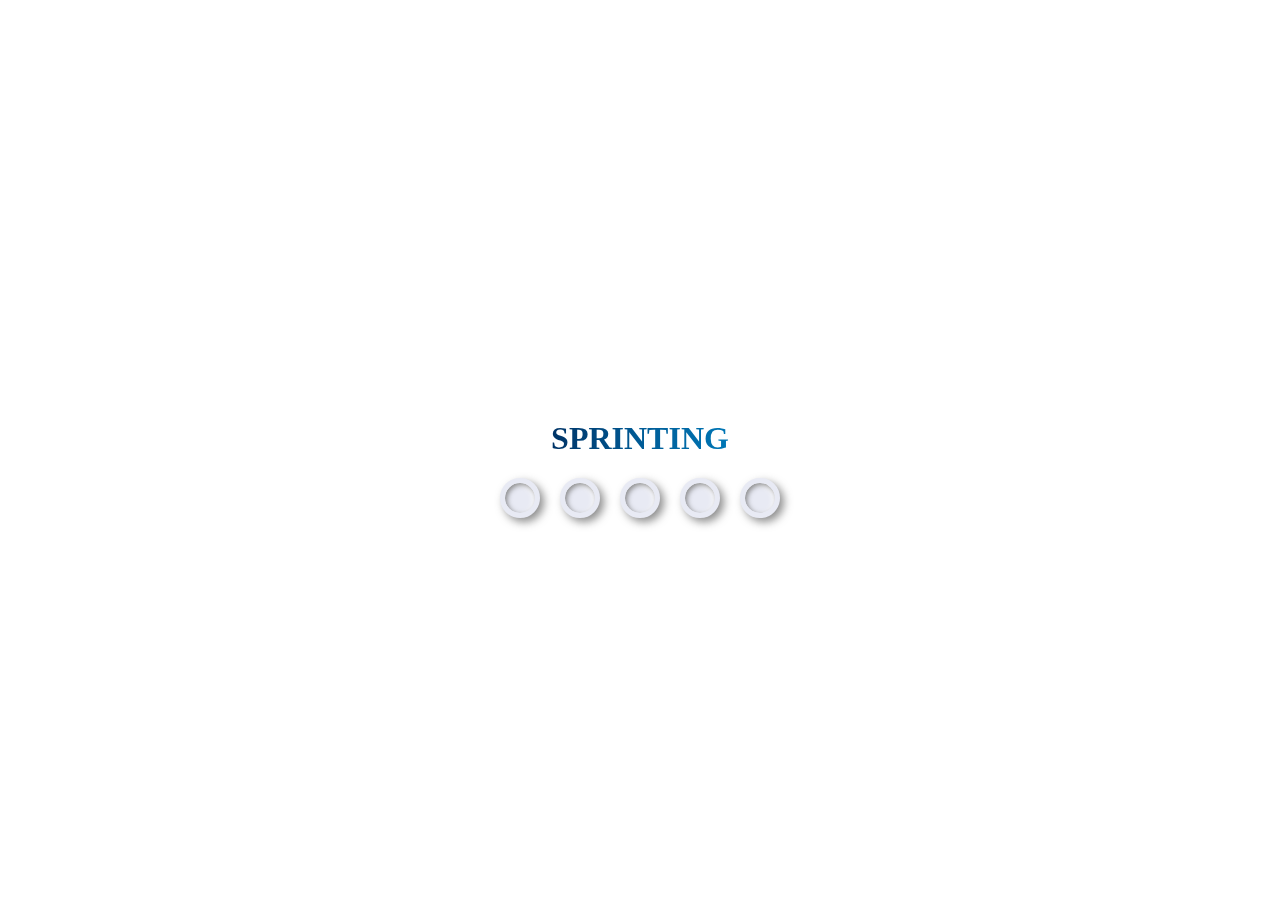
<file: index.html>
<!DOCTYPE html>
<html>

<head>
  <meta charset="UTF-8">
  <meta name="viewport" content="width=device-width, initial-scale=1">
  <title>CAB~SPRINT</title>
  <style>
    body{
      display: flex;
      flex-direction:column;
      align-items: center;
      justify-content: center;
      height:100vh;
     
    
    }
    .loader *{
      margin:0;
      padding:0;
      box-sizing: border-box;
      background:#e8eaf4;
    }
    
    .loader{
      display: flex;
    }
    .loader div{
      position: relative;
      height:40px;
      width:40px;
      border-radius: 50%;
      margin: 0 10px;
      box-shadow: 4px 4px 8px #555a,
                  -4px 4px 8px #fff,
             2px 2px 5px #555a inset,
            -2px 2px 5px #fff inset;
      border: 5px solid #e8eaf4;
      
    }  
    
 .loader div::before{/*33f*/
     content:"";
     position:absolute;
     height:100%;
     width:100%;
     background:#33f;
     border-radius: 50%;
     left:0;
     top:0;
     opacity:0;
     box-shadow: 2px 2px 5px #555a inset,
                 -2px 2px 5px #fff inset;
    animation: loader 4s infinite linear;
    animation-delay:calc(0.4s*var(--i));
}


@keyframes loader{
  20%{
    opacity:0;
  }
  30%,80%{
    opacity:1;
  }
  70%,100%{
    filter:hue-rotate(360deg);
  }
  
}

h1{
  background-image: linear-gradient(to right, #003366, #005b96, #0077b6);
  -webkit-background-clip: text;
  background-clip: text;
   color: transparent;
}


    
  </style>
</head>

<body>
  
  <div>
    <h1>SPRINTING</h1>
  </div>
<div class="loader">

<div style="--i:0;"></div>

<div style="--i:1;"></div>

<div style="--i:2;"></div>

<div style="--i:3;"></div>

<div style="--i:4;"></div>

</div>



<script>
  // Simulate loading time
  setTimeout(function() {
window.location.href = 'Cab Sprint.html'; 
  }, 4000);
</script>
</body>

</html>
</file>
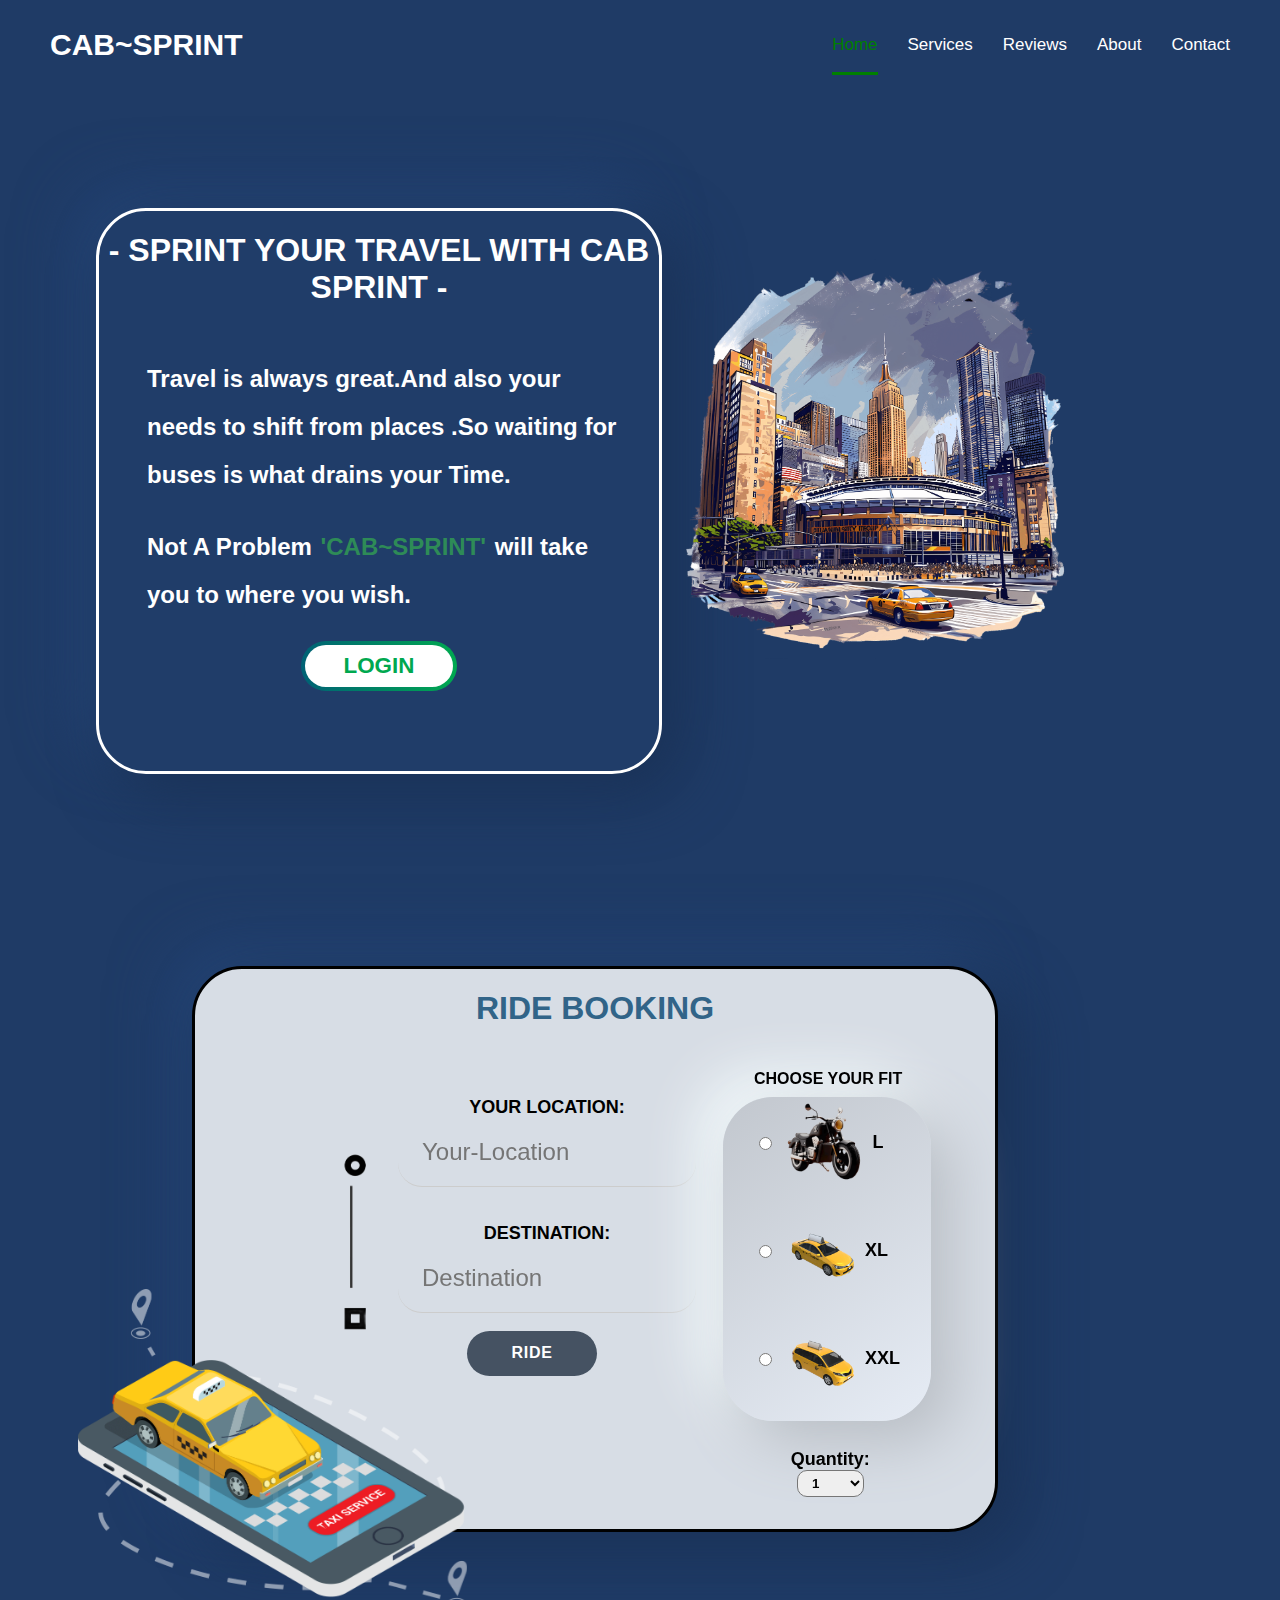
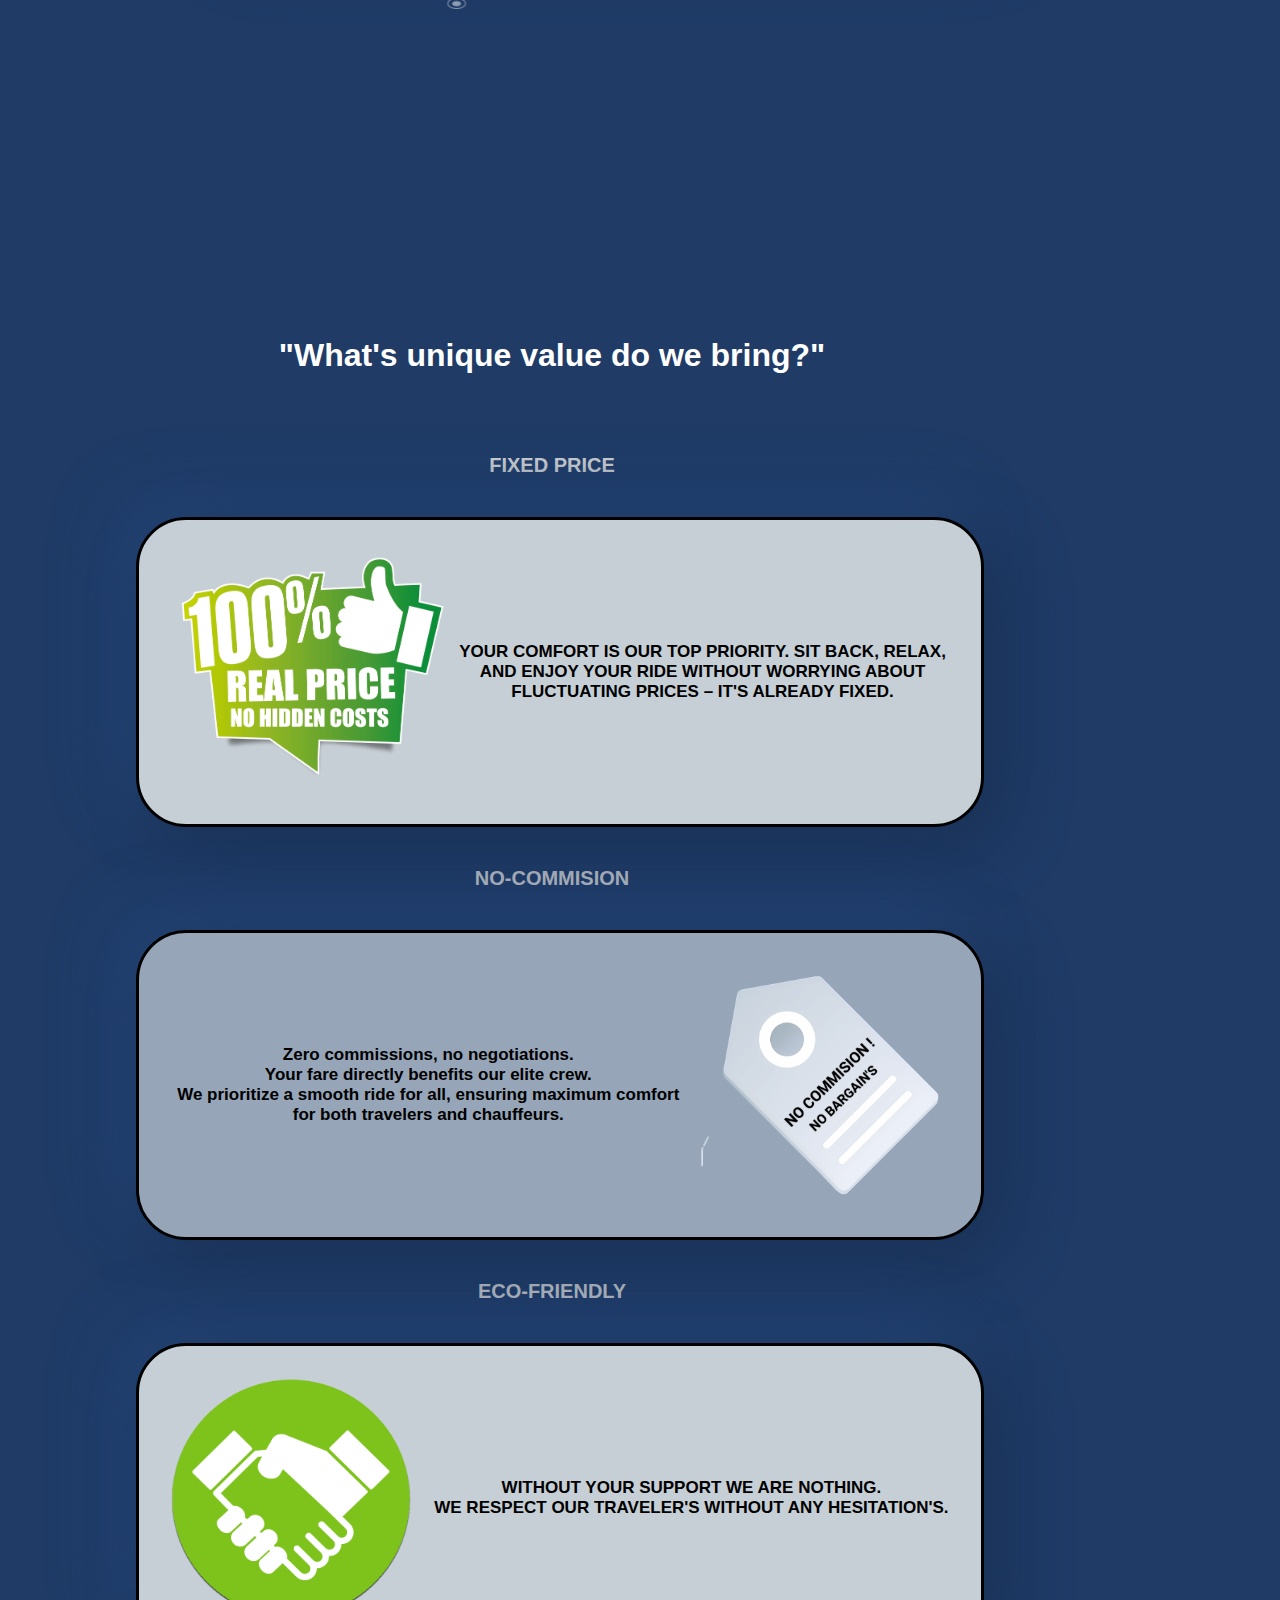
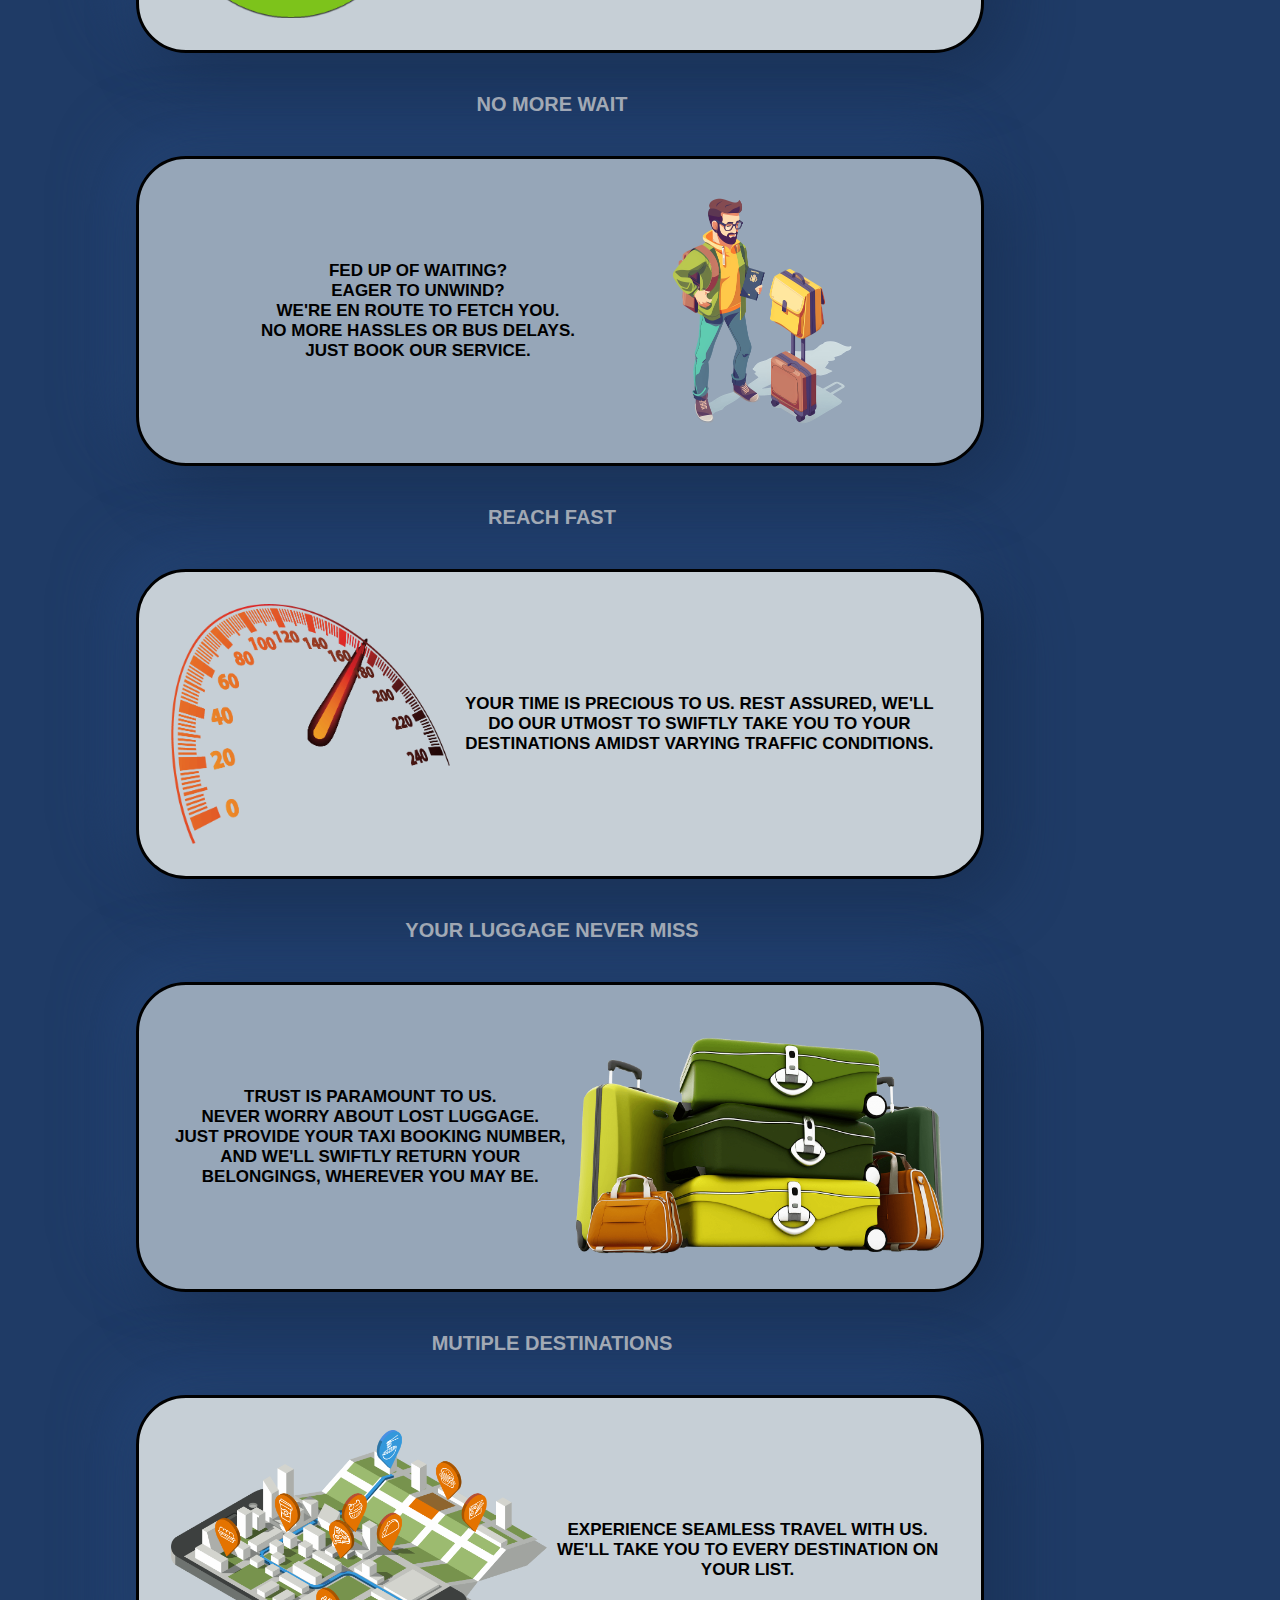
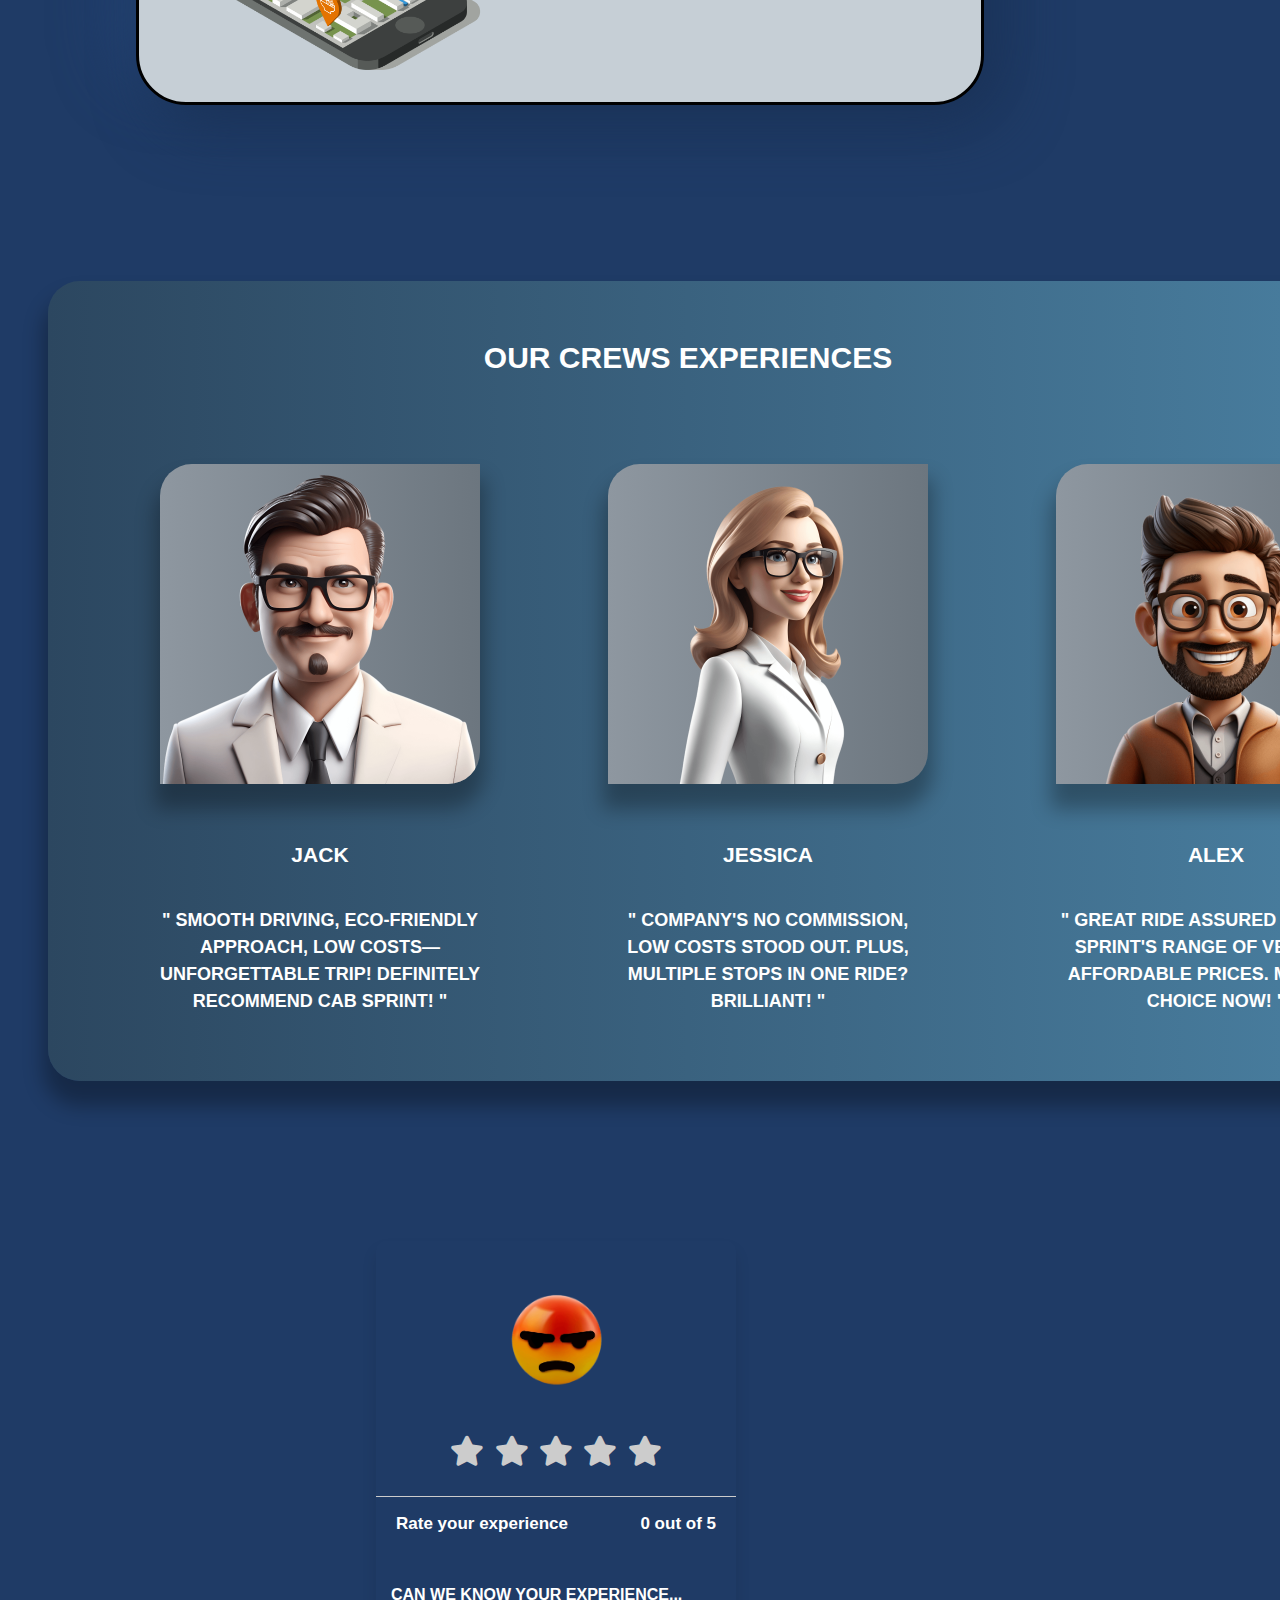
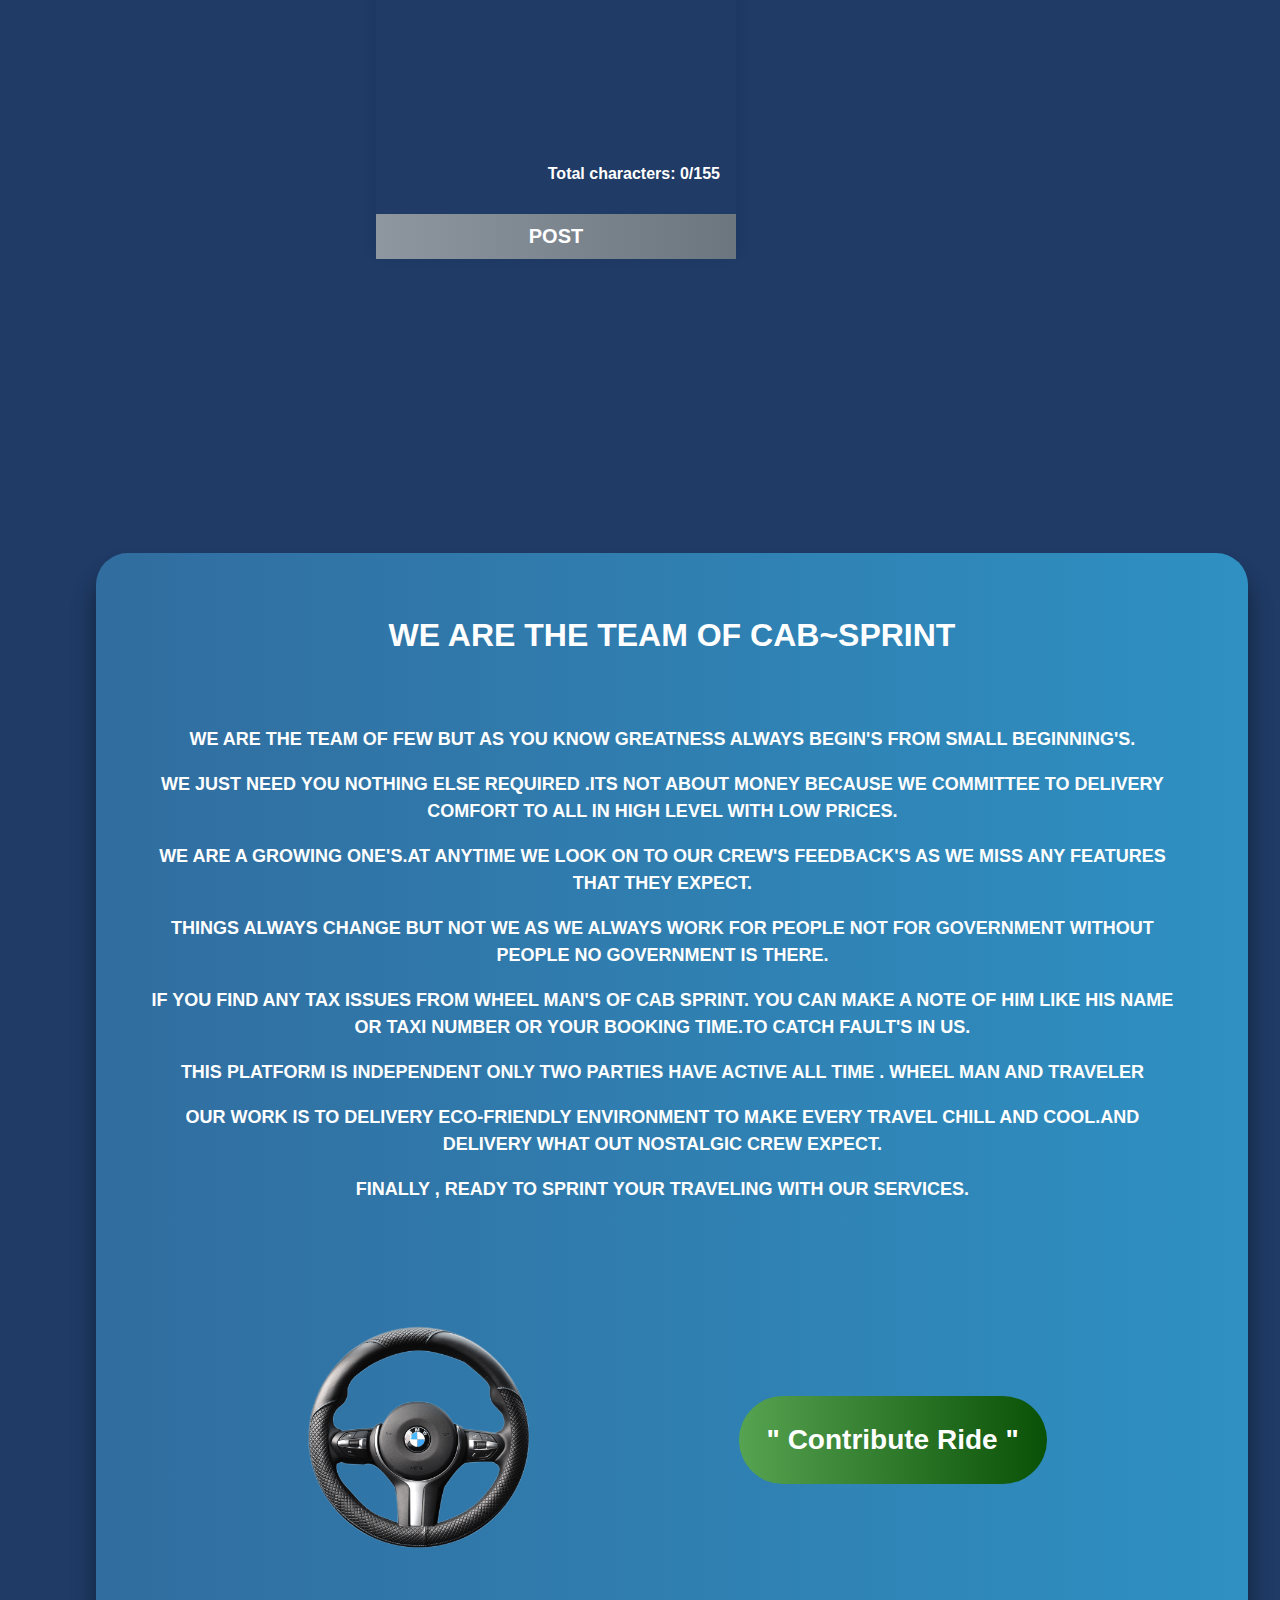
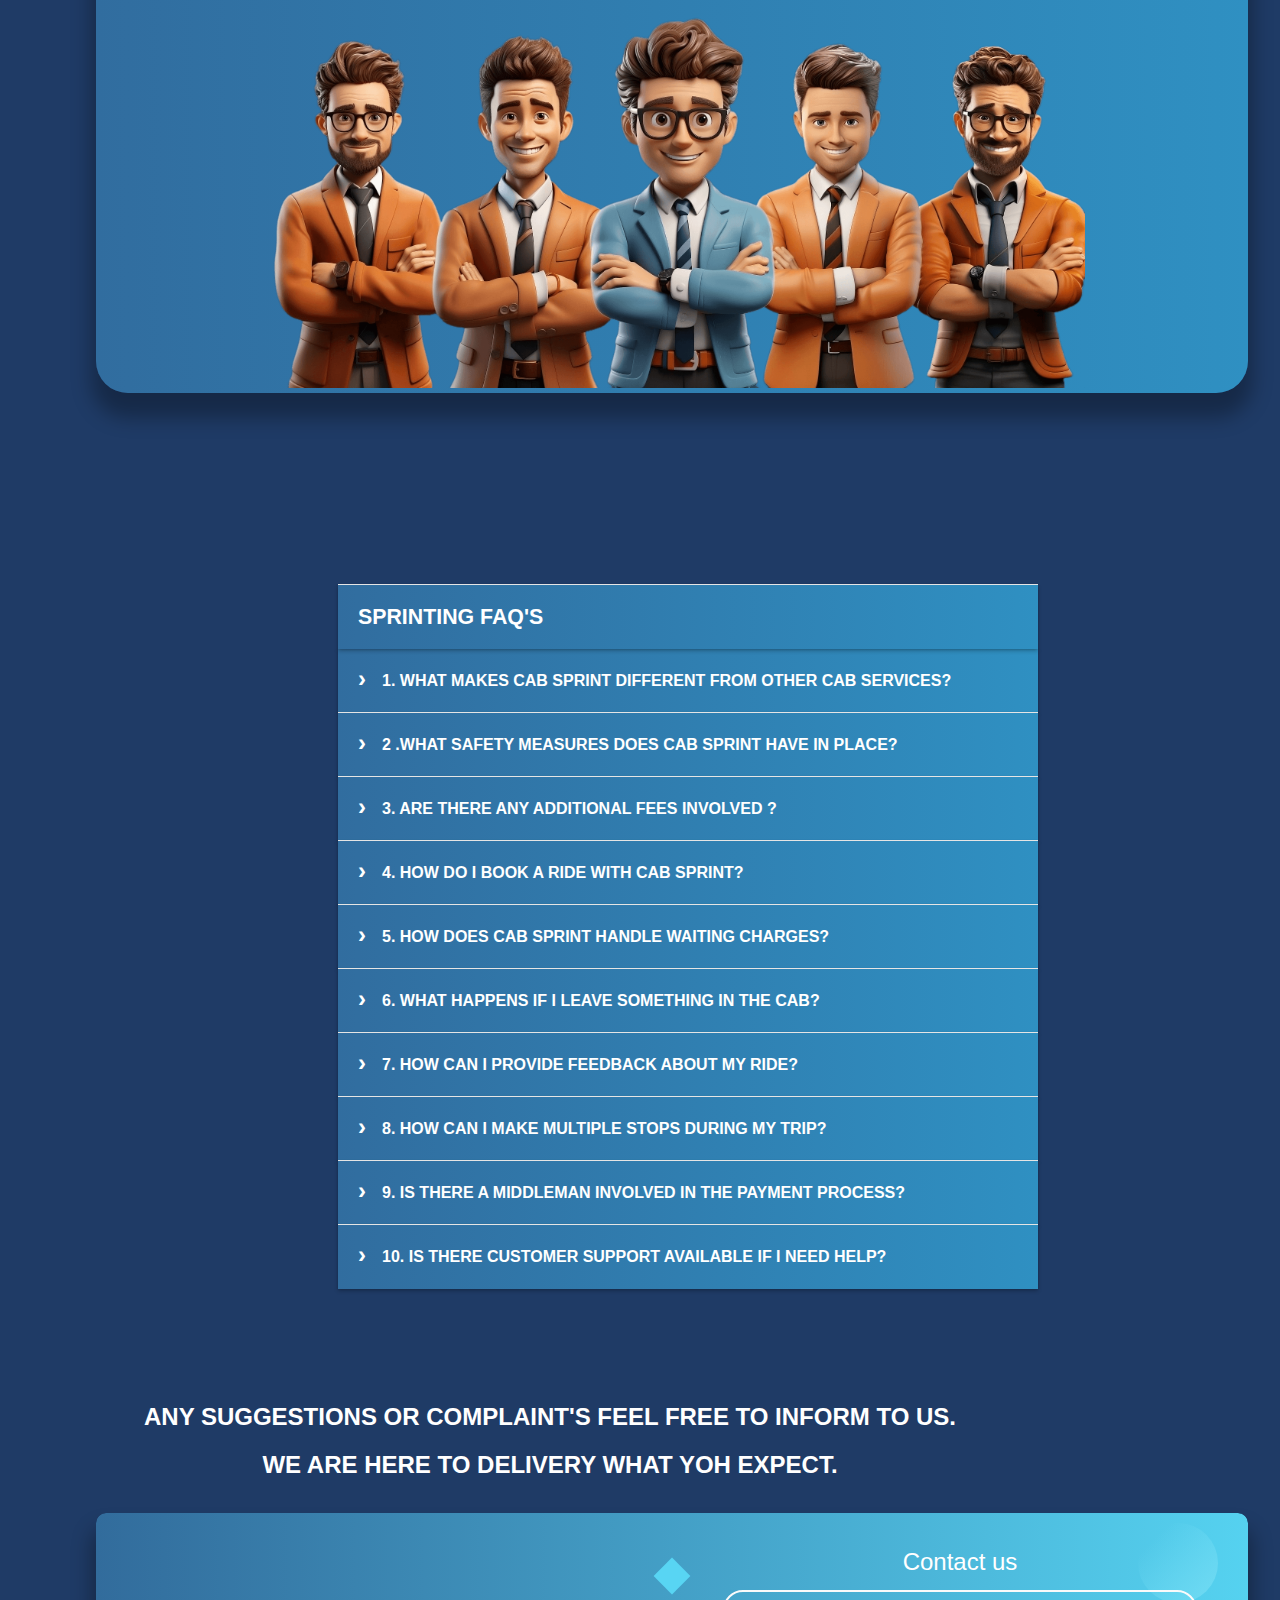
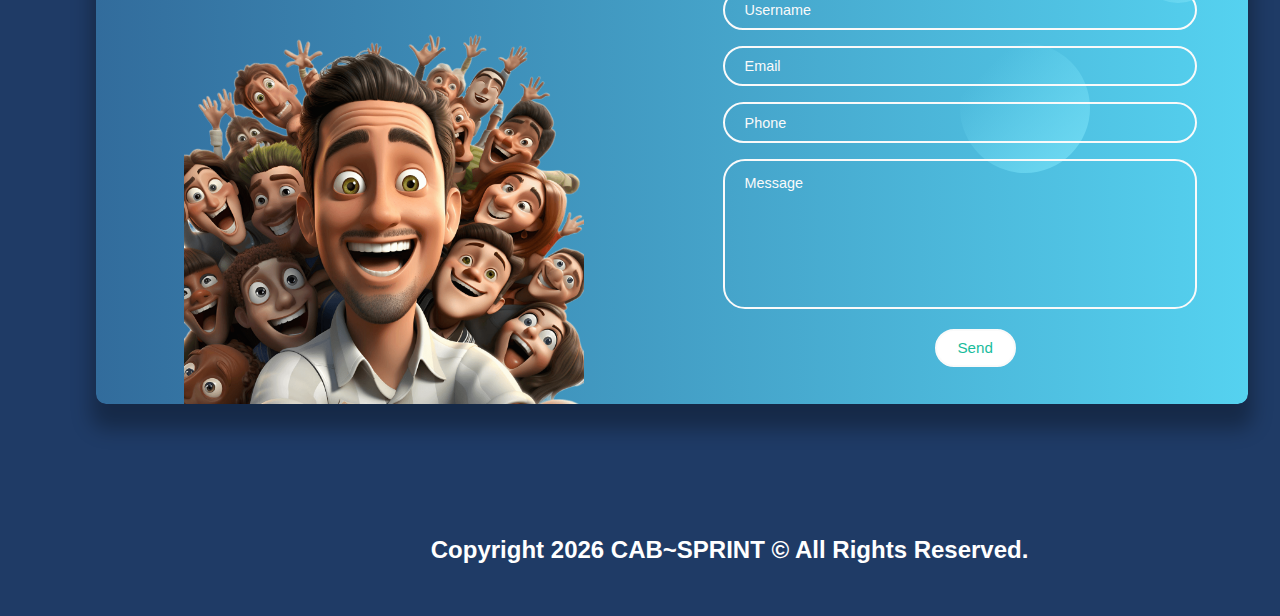
<file: Cab Sprint.html>
<!DOCTYPE html>
<html lang="en">
<head>
  <meta charset="UTF-8">
  <meta http-equiv="X-UA-Compatible" content="IE=Edge">
  <meta name="viewport" content="width=device-width, initial-scale=1">

  <title>CAB~WHEEL</title>

   <!--Mobile & Computer View-->
  <link rel="stylesheet" href="/style.css"> 


<script src="main.js" defer></script>
  <!-- Custom Styles -->
  
<!--star rating-->
   <link rel="stylesheet" href="https://cdnjs.cloudflare.com/ajax/libs/font-awesome/5.15.3/css/all.min.css"/>
</head>

<body>
  
    <!-- pop up -->
  <div id="Noticepopup" class="Noticepopup">
<img src="/IMAGES/Not.png" class="closes" onclick="closeNotice()" alt="X">
<div class="popup-content">
<p>COPYRIGHT CLAIM'S NOTICE</p>
<p>Images you seen are gathered from different platforms.We are not owner of them. They belong to their respective owners.</p> <p>Used for demonstration purposes.</p>
</div>
</div>



  
  <!-- login -->

  <div class="wrapper">
    <img class="closeleft" id="closeleft" 
    src="/IMAGES/Exit.png" alt="Exit">
    
        <img class="closeright" id="closeright" src="/IMAGES/Exit.png" alt="Exit">
      <div class="form-wrapper signin-wrapper">
        <form action="#">
          <h1>Sign in</h1>
          <div class="socials">
          
            <a href="#"><i class="fab fa-google"></i></a>

          </div>
          <span>or Use Your Credentials</span>
          <input type="email" placeholder="Email" required />
          <input type="password" placeholder="Password" required />
          <a href="#">Forgot password?</a>
          <button>Sign In</button>
        </form>
      </div>

      <div class="overlay-wrapper">
        <div class="overlay">
          <div class="overlay-panel overlay-right">
            <h1>Not A User?</h1>
            <p>Create your "CAB~SPRINT" account to access our services</p>
            <button class="border signup-btn">Sign Up</button>
          </div>

          <div class="overlay-panel overlay-left">
            <h1>Already A User?</h1>
            <p>Login into your "CAB~SPRINT" account to access our services</p>
            <button class="border signin-btn">Sign In</button>
          </div>
        </div>
      </div>

      <div class="form-wrapper signup-wrapper">
        <form action="#">
          <h1>Create Account</h1>

          <div class="socials">
           
            <a href="#"><i class="fab fa-google"></i></a>
          
          </div>

          <span>or Use Your Email For Registration</span>
          <input type="text" placeholder="Name" required /> 
          <input type="email" placeholder="Email" required />
          <input type="password" placeholder="Password" required />
          <button>Sign Up</button>
        </form>
      </div>
    </div>
   
    
   
<!--NAVIGATION BAR-->


<nav class="nav">
  <a href="#" class="logo">CAB~SPRINT</a>
  <ul>
    <li><a href="#Section-1" class="item active" onclick="scrollToSection('.Section-1', this)">Home</a></li>
    <li><a href="#Section-2" class="item" onclick="scrollToSection('.Section-2', this)">Services</a></li>
    <li><a href="#Section-3" class="item" onclick="scrollToSection('.Section-3', this)">Reviews</a></li>
    <li><a href="#Section-4" class="item" onclick="scrollToSection('.Section-4', this)">About</a></li>
    <li><a href="#Section-5" class="item" onclick="scrollToSection('.Section-5', this)">Contact</a></li>
    <span class="indicator"></span>
  </ul>
  <a class="McButton" data-hamburger-menu>
    <b></b>
    <b></b>
    <b></b>
  </a>
</nav>

<!--A div that covers whole sections except navigation section-->
   
   
   <div class="Wholemain" id="blur">




    <!--section 1-->
<div class="Section-1">
      
  <h1 class="Title-1">
    - SPRINT YOUR TRAVEL WITH CAB SPRINT -
  </h1>
  
  <div class="Text-1">
      <p>
    Travel is always great.And also your needs to shift from places .So waiting for buses is what drains your Time.
  </p>
  <p>
    Not A Problem <span class="sprint">'CAB~SPRINT' </span>  will take you to where you wish.
  </p><br>


  </div>
  <a class="bn31" id="bn31"><span class="bn31span">LOGIN</span></a>
    <img class="Tour" src="/IMAGES/Tour.png" alt="Taxi">
    

</div>



<!--Ride booking service-->

<div class="Ride-Booking">
  <h1 class="Ride">RIDE BOOKING</h1>
  <div class="location-section">

    <form>
        <label for="your-location">YOUR LOCATION:</label><br>
        <input  type="text" id="your-location" name="your-location" placeholder="Your-Location" required><br><br><br>
        
        <label for="destination">DESTINATION:</label><br>
        <input type="text" id="destination" name="destination" placeholder="Destination" required><br><br>
        
         
  <button class="bn54" onclick="validate()">
    <span class="bn54span">RIDE</span>
  </button>

    </form>
    </div>
   <img class="Your-location" src="/IMAGES/Location Navigation.png" alt="Location">
   <img class="Booking" src="/IMAGES/Phone Booking.png" alt="Booking">

  
  
  
  <div class="Choose">
  
  <form id="fitForm">
      <h4>CHOOSE YOUR FIT</h4>
  <label>
    <input type="radio" name="option" value="option1" required>
    <img  class="Size"src="/IMAGES/L.png" alt="Option 1">
    L
  </label><br>
  <label>
    <input type="radio" name="option" value="option2">
    <img  class="Size"src="/IMAGES/XL.png" alt="Option 2">
    XL
  </label><br>
  <label>
    <input type="radio" name="option" value="option3">
     <img  class="Size"src="/IMAGES/XXL.png" alt="Option 3">
    XXL
  </label><br>
  
</form>
  
</div>


<div class="Quantityservice">
  <label for="quantity">Quantity:</label ><br>
  <select id="quantity" name="quantity">
    <option value="1">1</option>
    <option value="2">2</option>
    <option value="3">3</option>
    <option value="4">4</option>
    <option value="5">5</option>
  </select>
</div>

  
</div>




<!-- Section 2-->
<div class="Section-2">
  <h1>"What's unique value do we bring?"</h1><br>
    <h2>FIXED PRICE</h2>
  
  <div class="Service-1">
  
    <img  class="Price" src="/IMAGES/Fixed price.png" alt="Fixed price">
    <p>YOUR COMFORT IS OUR TOP PRIORITY. SIT BACK, RELAX, AND ENJOY YOUR RIDE WITHOUT WORRYING ABOUT FLUCTUATING PRICES – IT'S ALREADY FIXED.</p>
  </div>
  
  
      <h2>NO-COMMISION</h2>
  <div class="Service-2">
<p>Zero commissions, no negotiations.<br> Your fare directly benefits our elite crew. <br>We prioritize a smooth ride for all, ensuring maximum comfort for both travelers and chauffeurs.</p>
    <img class="commission" src="/IMAGES/No commission.png" alt="No comission">
  </div>
  
  
      <h2>ECO-FRIENDLY</h2>
  <div class="Service-3">

    <img class="Eco-friendly" src="/IMAGES/Hand Shake.png" alt="Eco-friendly">
    <p>WITHOUT YOUR SUPPORT WE ARE NOTHING.<br>WE RESPECT OUR TRAVELER'S WITHOUT ANY HESITATION'S.</p>
  </div>
  
  
    <h2>NO MORE WAIT</h2>
  <div class="Service-4">
  
      <p>
    FED UP OF WAITING? <br>EAGER TO UNWIND? <br>WE'RE EN ROUTE TO FETCH YOU.<br> NO MORE HASSLES OR BUS DELAYS. <br>JUST BOOK OUR SERVICE.</p>
    <img class="No-Waiting" src="/IMAGES/Waiting.png" alt="No wait">

   
  </div>
 
 
 
   <h2>REACH FAST</h2> 
<div class="Service-5">

  <img class="Speed" src="/IMAGES/Speed.png" alt="speed">
  <p>YOUR TIME IS PRECIOUS TO US. REST ASSURED, WE'LL DO OUR UTMOST TO SWIFTLY TAKE YOU TO YOUR DESTINATIONS AMIDST VARYING TRAFFIC CONDITIONS.</p>
</div>


    <h2>YOUR LUGGAGE NEVER MISS</h2>

  <div class="Service-6">
<p>TRUST IS PARAMOUNT TO US. <br>NEVER WORRY ABOUT LOST LUGGAGE.<br> JUST PROVIDE YOUR TAXI BOOKING NUMBER, AND WE'LL SWIFTLY RETURN YOUR BELONGINGS, WHEREVER YOU MAY BE.</p>
    <img class="Luggage" src="/IMAGES/Luggage.png" alt="Luggage">
  </div>

   <h2>MUTIPLE DESTINATIONS</h2>
    <div class="Service-7">
     
  <img class="Locations" src="/IMAGES/Locations.png" alt="Locations">
  <p>EXPERIENCE SEAMLESS TRAVEL WITH US.<br> WE'LL TAKE YOU TO EVERY DESTINATION ON YOUR LIST.</p>
</div>

</div> 



<!--section 3-->
<div class="Section-3">
 <div class=" Carousel-Whole">
   <h2>OUR CREWS EXPERIENCES</h2>
   
  <div class="carousel">
      

 <div class="carousel-item">
          
  <div class="Profile">
  <img class="picture" src="/Portraits/Grey white.png" alt="Black">
    </div>
          
 <div class="Review">
      <h3>JACK</h3>
<p>" Smooth driving, eco-friendly approach, low costs—unforgettable trip! Definitely recommend Cab Sprint! "</p>
            </div>
          </div>
          
          
 <div class="carousel-item">
   <div class="Profile">
 <img class="picture" src="/Portraits/Yellow.png" alt="Black">
    </div>
          
   <div class="Review">
    <h3>JESSICA</h3>
   <p> " Company's no commission, low costs stood out. Plus, multiple stops in one ride? Brilliant! " </p>
             </div>
       </div>
        
        
  <div class="carousel-item">
   <div class="Profile">
  <img class="picture" src="/Portraits/Dark Orange.png" alt="Black">
          </div>
   <div class="Review">
    <h3>ALEX</h3>
    <p>" Great ride assured with Cab Sprint's range of vehicles, affordable prices. My go-to choice now! " </p>
           </div>
        </div>
        
        
        
 <div class="carousel-item">
  <div class="Profile">
<img class="picture" src="/Portraits/Brown Blue.png" alt="Black">
          </div>
  <div class="Review">
   <h3>MARIA</h3>
    <p>" Cab Sprint's eco-friendly approach—made me a loyal customer! Low delivery charges are a huge bonus! " </p>
      </div>
     </div>
        
        
        
 <div class="carousel-item">
  <div class="Profile">
  <img class="picture" src="/Portraits/Green.png" alt="Black">
          </div>
          
 <div class="Review">
     <h3>TONY</h3>
  <p>" Convenience of multiple locations, low costs, fast drives—exceeded expectations! Sticking with Cab Sprint! " </p>
           </div>
         </div>
        
        
        
        
 <div class="carousel-item">
     <div class="Profile">
<img class="picture" src="/Portraits/Sky blue.png" alt="Black">
          </div>
          
 <div class="Review">
   <h3>PEPPER</h3>
 <p>"Absolutely a game-changer for me aswell for you ! I CAN REACH ANYWHERE WITHIN TIME."
            </p>
       </div>
          </div>
          
          
          
                    
           
  <div class="carousel-item">
   <div class="Profile">
<img class="picture" src="/Portraits/Dark Grey.png" alt="Black">
          </div>
          
   <div class="Review">
       <h3>PETER</h3>
<p>" From booking to drop-off, seamless experience.<br>
Never choosing another ride service! " 
</p>
           </div>
          </div>
        
        
<div class="carousel-item">
  <div class="Profile">
<img class="picture" src="/Portraits/Light Yellow.png" alt="Black">
      </div>
          
  <div class="Review">
     <h3>SOPHIA</h3>
  <p>" Made my day! Range of vehicles suits every need. Highly recommend! " </p>
          </div>
         </div>
        
        
        
<div class="carousel-item">
<div class="Profile">
 <img class="picture" src="/Portraits/Orange.png" alt="Black">
    </div>
          
  <div class="Review">
     <h3>GEORGE</h3>
   <p> " No commission and low costs really impressed me. Cab Sprint is now my go-to ride service! " </p>
             </div>
       </div>
        
      
  <div class="carousel-item">
   <div class="Profile">
  <img class="picture" src="/Portraits/Browngrey.png" alt="Black">
    </div>
          
 <div class="Review">
   <h3>ELSIE</h3>
  <p> " My trip goes on smooth and stress-free.Cab Sprint is now my top choice for rides! " </p>
            </div>
          </div>
        
     
  <div class="carousel-item">
   <div class="Profile">
  <img class="picture" src="/Portraits/Black.png" alt="Black">
       </div>
          
   <div class="Review">
    <h3>NOAH</h3>
    <p>" Just finished a Cab Sprint ride, what an experience! Multiple stops in one trip? Nostalgic. "</p>
             </div>
           </div>
        
        
        
        
<div class="carousel-item">
    <div class="Profile">
     <img class="picture" src="/Portraits/Red.png" alt="Black">
          </div>
          
<div class="Review">
    <h3>NORA</h3>
   <p>" Cab Sprint is Fast, cost-effective rides redefine travel. Diverse vehicles for every journey. Undoubtedly amazing! "</p>
             </div>
          </div>
        
        

          
<div class="carousel-item">
    <div class="Profile">
     <img class="picture" src="/Portraits/Brown orange.png" alt="Black">
          </div>
          
<div class="Review">
    <h3>NATHEN</h3>
   <p>" Ethos and budget-friendly fares make every trip a win. Plus, the convenience of multiple destinations in one ride. "</p>
             </div>
          </div>
        
<div class="carousel-item">
    <div class="Profile">
     <img class="picture" src="/Portraits/Blue red.png" alt="Black">
          </div>
          
<div class="Review">
    <h3>EMILY</h3>
   <p>" Phenomenal ride! No commission, low costs, diverse fleet. Ride with the best! " </p>
             </div>
          </div>
          
 <div class="carousel-item">
    <div class="Profile">
     <img class="picture" src="/Portraits/Grey.png" alt="Black">
          </div>
          
<div class="Review">
    <h3>CHARLES</h3>
   <p>" Cab Sprint,The epitome of excellence in ride services!.
   Budget-friendly fares, they've set a new standard. "</p>
             </div>
          </div>

<div class="carousel-item">
    <div class="Profile">
     <img class="picture" src="/Portraits/Orange white.png" alt="Black">
          </div>
          
<div class="Review">
    <h3>CHARLOTTE</h3>
   <p>" Embarked on a Cab Sprint adventure and it was beyond compare! "</p>
             </div>
          </div>
          
<div class="carousel-item">
    <div class="Profile">
     <img class="picture" src="/Portraits/Blue white.png" alt="Black">
          </div>
          
<div class="Review">
    <h3>ROGERS</h3>
   <p>" Eco-friendly approach and unbeatable prices make every ride a delight. "</p>
             </div>
          </div>
          
<div class="carousel-item">
    <div class="Profile">
     <img class="picture" src="/Portraits/Blue yellow.png" alt="Black">
          </div>
          
<div class="Review">
    <h3>OLIVIA</h3>
   <p>" Just experienced Cab Sprint—next-level service! They're my top choice now. Multiple stops in one trip? Unbeatable convenience! "</p>
             </div>
          </div>
          
</div>
         
      </div>
 
<!-- Rating -->
  
  <div class="Emojiwrapper">
  <input type="radio" name="rate" id="star-1" value="1">
  <input type="radio" name="rate" id="star-2" value="2">
  <input type="radio" name="rate" id="star-3" value="3">
  <input type="radio" name="rate" id="star-4" value="4">
  <input type="radio" name="rate" id="star-5" value="5">
  <div class="content">
    <div class="outer">
      <div class="emojis">
        <li class="slideImg"><img src="/IMAGES/Bad.png" alt="Bad"></li>
        <li><img src="/IMAGES/Hopeful.png" alt="Hopeful"></li>
        <li><img src="/IMAGES/Good.png" alt="Good"></li>
        <li><img src="/IMAGES/Awesome.png" alt="Awesome"></li>
        <li><img src="/IMAGES/Nostalgic.png" alt="Nostalgic"></li>
      </div>
    </div>
    <div class="stars">
      <label for="star-1" class="star-1 fas fa-star"></label>
      <label for="star-2" class="star-2 fas fa-star"></label>
      <label for="star-3" class="star-3 fas fa-star"></label>
      <label for="star-4" class="star-4 fas fa-star"></label>
      <label for="star-5" class="star-5 fas fa-star"></label>
    </div>
  </div>

  <div class="footer">
    <span class="text"></span>
    <span class="numb"></span>
  </div>

  <form id="feedback-form" action="#" onsubmit="return validateReview();">
    <header></header>
    <div class="Feedback-text">
      <textarea id="my-text" maxlength="155" rows="8" placeholder="CAN WE KNOW YOUR EXPERIENCE..." required></textarea>
      <p id="count-result">Total characters: 0/155</p>
    </div>
    <div class="btn">
      <button type="submit" class="btn">Post</button>
    </div>
  </form>
</div>

<div class="Thankspop" id="Thankspop">
  <img src="/IMAGES/Ok Mark.png" alt="✅">
  <h2>Thank You!</h2>
  <p>Your Feedback has been successfully submitted. Thanks!</p>
  <button type="button" onclick="closePopup()">OK</button>
</div>
       


            <!--section 4-->
  
 <div class="Section-4">
   <h1>WE ARE THE TEAM OF CAB~SPRINT </h1>
   

   
      <div class="About">
  
     <p>WE ARE THE TEAM OF FEW BUT AS YOU KNOW GREATNESS ALWAYS BEGIN'S FROM SMALL BEGINNING'S.</p>
 <p>WE JUST NEED YOU NOTHING ELSE REQUIRED .ITS NOT ABOUT MONEY BECAUSE WE COMMITTEE TO DELIVERY COMFORT TO ALL IN HIGH LEVEL WITH LOW PRICES.</p>
     <p>WE ARE A GROWING ONE'S.AT ANYTIME WE LOOK ON TO OUR CREW'S FEEDBACK'S AS WE MISS ANY FEATURES THAT THEY EXPECT.</p>
     <p>THINGS ALWAYS CHANGE BUT NOT WE AS WE ALWAYS  WORK FOR PEOPLE NOT FOR GOVERNMENT WITHOUT PEOPLE NO GOVERNMENT IS THERE. </p>
     <p>IF YOU FIND ANY TAX ISSUES FROM WHEEL MAN'S OF CAB SPRINT. YOU CAN MAKE A NOTE OF HIM LIKE HIS NAME OR TAXI NUMBER OR YOUR BOOKING TIME.TO CATCH FAULT'S IN US.</p>
     <p>THIS PLATFORM IS INDEPENDENT ONLY TWO PARTIES HAVE ACTIVE ALL TIME . WHEEL MAN AND TRAVELER</p>
     <p>OUR WORK IS TO DELIVERY ECO-FRIENDLY ENVIRONMENT TO MAKE EVERY TRAVEL CHILL AND COOL.AND DELIVERY WHAT OUT NOSTALGIC CREW EXPECT.</p>
     <p>FINALLY , READY TO SPRINT YOUR 
     TRAVELING WITH OUR SERVICES.</p>
     
     
   </div>
   
  





   
   <div class="few">
   <img class="Owners" src="/IMAGES/About us.png" alt="About us">

   </div>
   
 
   <div class="Ride-Lance">

    
    <img class="Contribution"src="/IMAGES/Drive contribution.png" alt="READY TO">
       <a href="/Freelance-Drive.html" target="_blank">
          <h2>" Contribute Ride "</h2>
    </a>  
 </div>
 




 </div>
 
 
 
 
 	<nav class="accordion arrows">
		<header class="box">
			<label for="acc-close" class="box-title">SPRINTING FAQ'S </label>
		</header>
		
		<input type="radio" name="accordion" id="cb1" />
		<section class="box">
		  	<label class="box-title" for="cb1">1. What makes Cab Sprint different from other cab services? </label>
			<label class="box-close" for="acc-close"></label>
<div class="box-content">
			  Cab Sprint is a commission-free, eco-friendly cab service with multiple stops, lower waiting charges, direct driver payments, and reliable luggage return.
			</div>
		</section>
		
		
		<input type="radio" name="accordion" id="cb2" />
		<section class="box">
	<label class="box-title" for="cb2">2 .What safety measures does Cab sprint have in place?</label>
			<label class="box-close" for="acc-close"></label>
	<div class="box-content">
			  Safety is our top priority. All our drivers undergo thorough background checks and regular vehicle inspections to ensure a safe and comfortable ride for our passengers.
	</div>
		</section>
		
		
		<input type="radio" name="accordion" id="cb3" />
		<section class="box">
<label class="box-title" for="cb3">3. Are there any additional fees involved ?</label>
	<label class="box-close" for="acc-close"></label>
	<div class="box-content">
			No, there are no additional fees for choosing an eco-friendly vehicle. All our vehicles are competitively Price Fixed to offer you the best value for your ride.  
			</div>
		</section>

		
<input type="radio" name="accordion" id="cb4"/>		
		<section class="box">
	<label class="box-title" for="cb4">
	  4. How do I book a ride with Cab Sprint?</label>
			<label class="box-close" for="acc-close"></label>
			<div class="box-content">Booking a ride is simple. You can use our app or website to book a cab, enter your pick-up and drop-off locations, and any additional stops you need.</div>
		</section>
		

<input type="radio" name="accordion" id="cb5"/>		
		<section class="box">
	<label class="box-title" for="cb5">
	  5. How does Cab Sprint handle waiting charges?</label>
			<label class="box-close" for="acc-close"></label>
			<div class="box-content">
Our waiting charges are minimal compared to other services. We understand that delays happen, so we strive to make waiting affordable for our passengers. 
			</div>
		</section>


<input type="radio" name="accordion" id="cb6"/>		
		<section class="box">
			<label class="box-title" for="cb6">6. What happens if I leave something in the cab?</label>
			<label class="box-close" for="acc-close"></label>
<div class="box-content">If you forget any luggage or personal items in the cab, don't worry. Our drivers will ensure that your belongings are safely returned to you, no matter where you are.</div>
		</section>


<input type="radio" name="accordion" id="cb7"/>		
		<section class="box">
<label class="box-title" for="cb7">
  7. How can I provide feedback about my ride?</label>
			<label class="box-close" for="acc-close"></label>
<div class="box-content">We value your feedback. After your ride, you can rate your experience and leave comments through our app or website. Your input helps us improve our service.</div>
		</section>


<input type="radio" name="accordion" id="cb8"/>		
		<section class="box">
<label class="box-title" for="cb8">
  8. How Can I make multiple stops during my trip? </label>
			<label class="box-close" for="acc-close"></label>
<div class="box-content">
  Yes, Cab Sprint supports multiple stops. You can conveniently add stops to your route when booking your ride, making it easier to run errands or pick up friends.
</div>
		</section>
		

<input type="radio" name="accordion" id="cb9"/>		
		<section class="box">
<label class="box-title" for="cb9">
 9. Is there a middleman involved in the payment process? </label>
			<label class="box-close" for="acc-close"></label>
<div class="box-content">
  At Cab Sprint, passenger payments go directly to the driver, ensuring transparency and fair earnings.
</div>
		</section>


<input type="radio" name="accordion" id="cb10"/>		
		<section class="box">
<label class="box-title" for="cb10">
10. Is there customer support available if I need help? </label>
			<label class="box-close" for="acc-close"></label>
<div class="box-content">
  Absolutely. Our customer support team is available  to assist you with any issues or questions you may have. You can reach us via phone or email.
</div>
		</section>


<input type="radio" name="accordion" id="acc-close" />		
	</nav>
	

 

 
              <!--section-5-->
  <div class="Section-5">
    
    <h2>ANY SUGGESTIONS OR COMPLAINT'S FEEL FREE TO INFORM TO US.<br> WE ARE HERE TO DELIVERY WHAT YOH EXPECT.</h2>
 <div class="Contact-container">
 
      <div class="About-form">

<div class="Contact-image">
  <img class="Contact-crew" src="/IMAGES/contact us.png" alt="Contact us">
</div>
      

   <div class="contact-form">
          <span class="circle one"></span>
          <span class="circle two"></span>

          <form action="index.html" autocomplete="off">
            <h3 class="About-title">Contact us</h3>
            


  <div class="input-container">
              <input type="text" name="name" class="About-input" />
              <label for="">Username</label>
              <span>Username</span>
       </div> 

       
     <div class="input-container">
    <input type="email"name="email" class="About-input"/>
    <label for="">Email</label>
         <span>Email</span>
       </div>
            
    <div class="input-container">
   <input type="tel" name="phone" class="About-input"/>
    <label for="">Phone</label>
     <span>Phone</span>
     </div>
            
    <div class="input-container textarea">
    <textarea name="message" class="About-input"></textarea>
      <label for="message">Message</label>
     <span>Message</span>
      </div>
      
            <input type="submit" value="Send" class="contact-btn" />
          </form>
        </div>
         </div>
         </div>
 
 </div>

      
      
      
              
              
              
              
               </div>
   

        
  <!--Years-->  
<div class="Webstatus">
   <h2>Copyright <span id="currentYear">  </span> CAB~SPRINT © All Rights Reserved.</h2>

</div>        
        
        
        
        

    
    
    
    
    
    

        
         

</body>
</html>
</file>
<file: style.css>
@media only screen and (max-width: 767px) {
  


/*Global styles*/
/* Fonts */
@import url("https://fonts.googleapis.com/css2?family=Poppins:ital,wght@0,100;0,200;0,300;0,400;0,500;0,600;0,700;0,800;0,900;1,100;1,200;1,300;1,400;1,500;1,600;1,700;1,800;1,900&display=swap");

@import url("https://fonts.googleapis.com/css2?family=Lilita+One&display=swap");



/* Whole */

html {
  scroll-behavior: smooth;
 scroll-padding: var(--scroll-padding, 13rem);
  }
input{
  outline:none;
}


a{
    -webkit-tap-highlight-color: transparent; 
    -webkit-tap-highlight-color: rgba(0, 0, 0, 0); 
    color:white;
    text-decoration: none;
}

body {
  font-family: "Lilita", sans-serif;
  text-decoration: none;
  margin: 0;
  padding: 0;
  background:#1F3B66;
  height: 100vh;
  width:100%;
 
}

label{
  font-weight: bold;
  font-size: 18px;

}

#blur.active {
    filter: blur(10px); /* Adjust the blur level as needed */
    pointer-events: none;
    user-select: none;
}

/* pop up message */

.Noticepopup {
display: none;
position: fixed;
top: 50%;
left: 11em;
transform: translate(-50%, -50%);
background-color:#2A354B;
color: #fff;
padding: 3em;
border-radius: 3em;
background-size:cover;
width: 10em;
height:10%;
z-index: 1;
}

.popup-content {

text-align: center;
width: 70%;
height: 45%;
backdrop-filter: blur(5px);
background-color: rgba(128, 128, 128, 0.5);
border-radius: 2em; 
position: absolute;
left: 3em;
top: 2.5em;
bottom: 2em;
background-color: #2A354B;
padding: 1em;
font-weight: bold;
font-size: 10px;

  
}

.closes{
   z-index: 1;
   position: absolute;
   top:1em;
   left: 13em;
   width: 1.5em;
   height: 1.5em;
   color:orange;
   cursor: pointer;
   border-radius: 4em;
   font-size: 1em;
   cursor: pointer;
}



/*All sections container*/
.Wholemain{
  position: relative;
  padding:0;
  margin:0;
}




/*Login*/

.closeright{
  position: absolute;
  z-index: 2;
  width:auto;
  height: 3em;
  left: 4em;
  top: 1.5em;
 
}
.closeleft{
  position: absolute;
  z-index: 2;
  width:auto;
  height: 3em;
  left: 13.5em;
  top: 1.5em;
}



wrapper * {
  font-family: "Poppins", sans-serif;
  margin: 0;
  padding: 0;
  box-sizing: border-box;
  
  
}


.wrapper a {
  color: #333;
  font-size: 8px;
  text-decoration: none;
  margin: 15px 0;
}

.wrapper {
  position: fixed;
  width: 90%;
  min-height: 22em;
  background: #fff;
  box-shadow: 0 14px 28px rgba(0, 0, 0, 0.25), 
              0 10px 10px rgba(0, 0, 0, 0.22);
  border-radius: 10px;
  border-color: black;
  border-style: solid;
  overflow: hidden;
  z-index: 2;
  left:1.2em;
  top:29%;
  display: none;
}

.wrapper.show {
  opacity: 1;
  
  display: none;
}





.form-wrapper {
  position: absolute;
  top: 0;
  height: 100%;
  transition: all 0.6s ease-in-out;
}

.signin-wrapper {
  left: 0;
  width: 50%;
  z-index: 2;
}

.wrapper form {
  height: 100%;
  background: #fff;
  padding: 0 50px;
  display: flex;
  align-items: center;
  justify-content: center;
  flex-direction: column;
  text-align: center;
  
}

.socials {
  margin: 20px 0;
}

.socials a{
  height: 40px;
  width: 40px;
  border: 1px solid #ddd;
  border-radius: 50%;
  margin: 0 5px;
  display: inline-flex;
  align-items: center;
  justify-content: center;
}

.wrapper form input {
  width: 15em;
  background:#eee;
  margin: 8px 0;
  padding: 2px 2px;
  outline: none;
  border-radius: 2px;
  border: 2px solid transparent;
  font-size: 8px;
 
}

.wrapper form input:focus {
  border-color:orange;
}

.wrapper button {
  background: green;
  color: #fff;
  padding: 6px 6px;
  border: 1px solid white;
  border-radius: 20px;
  margin-top: 10px;
  font-size: 10px;
  font-weight: 600;
  letter-spacing: 1px;
  text-transform: uppercase;
  cursor: pointer;
  transition: 0.8s ease-in;
}

.wrapper button:hover {
  transform: scale(0.9);
}

.overlay-wrapper {
  position: absolute;
  top: 0;
  left: 50%;
  width: 50%;
  height: 100%;
  overflow: hidden;
  transition: 0.6s ease-in-out;

}

.wrapper.active .overlay-wrapper {
  transform: translateX(-100%);
}

.overlay {
  position: relative;
  width: 200%;
  height: 100%;
  background:green;
  color: #fff;
  left: -100%;
  transform: translateX(0);
  transition: 0.6s ease-in-out;
  
}

.wrapper.active .overlay {
  transform: translateX(50%);
}

.overlay-panel {
  position: absolute;
  top: 0;
  height: 100%;
  width: 50%;
  padding: 0 40px;
  display: flex;
  align-items: center;
  justify-content: center;
  flex-direction: column;
  text-align: center;
  transform: translateX(0);
  transition: 0.6s ease-in-out;
}
.overlay-right {
  right: -2em;
  transform: translateX(0);
}

.wrapper .active .overlay-right {
  transform: translateX(20%);
}

.overlay-left {
  left: -2em;
  transform: translateX(-20%);
}

.wrapper.active .overlay-left {
  transform: translateX(0);
}

.wrapper p {
  padding: 20px;
  font-size: 10px;
}
.wrapper span{
  font-size: 10px;
}

.wrapper button.border {
  background: transparent;
  border-color: #fff;
}

.wrapper.active .signin-wrapper {
  transform: translateX(100%);
}

.signup-wrapper {
  width: 50%;
  left: 0;
  z-index: 1;
  opacity: 0;
}

.wrapper.active .signup-wrapper {
  transform: translateX(100%);
  opacity: 1;
  z-index: 5;
  animation: show 0.6s;
}

@keyframes show {
  0%,
  49.99% {
    opacity: 0;
    z-index: 1;
  }
  50%,
  100% {
    opacity: 1;
    z-index: 5;
  }
}


.wrapper h1{
  font-size:15px;
}






.nav * {
  font-family: "Poppins", sans-serif;
  margin: 0;
  padding: 0;
  box-sizing: border-box;
  font-weight: bold;
}

.nav {
  position: fixed; 
  top: 0;
  left: 0;
  right: 0;
  height: 70px;
  padding: 10px 50px;
  display: flex;
  align-items: center;
  justify-content: space-between;
  background: #1F3B66;
  z-index: 2;
}

.nav .logo {
  text-decoration: none;
  color: #fff;
  font-size: 30px;
  font-weight: 600;
}

.nav ul {
  display: flex;
  gap: 30px;
  position: relative;
}

.nav ul li {
  list-style: none;
}

.nav ul li a {
  text-decoration: none;
  color: #fff;
  font-size: 17px;
  font-weight: 500;
  transition: 0.3s;
}

.nav ul li a.active,
.nav ul li a:hover {
  color: green;
}

.nav .indicator {
  position: absolute;
  bottom: -20px;
  left: 0;
  width: 70px;
  height: 3px;
  background-color: green;
  transition: 0.3s;
}

.nav .menu-btn {
  display: none;
}

@media (max-width: 670px) {
  .nav ul {
    position: absolute;
    background: #1F3B66;
    top: 70px;
    left: 0;
    right: 0;
    flex-direction: column;
    align-items: center; 
    justify-content: center; 
    text-align: center;
    gap: 0px;
    max-height: 0;
    overflow: hidden;
    transition: 0.3s;
  }

  .nav.active ul {
    max-height: 350px;
  }

  .nav ul li {
    margin: 15px 0;
  }

  .nav .McButton {
    display: flex;
  }

  .nav .indicator {
    display: none;
  }
}

/* Hamburger Menu */
.McButton {
  --bar-w: 44px;
  --bar-h: 3px;
  --bar-color: white;
  position: relative;
  width: var(--bar-w);
  height: calc(var(--bar-w) * 3 / 4);
  cursor: pointer;
  display: flex;
  flex-direction: column;
  justify-content: space-around;
  z-index: 10; 
}

.McButton b {
  width: var(--bar-w);
  height: var(--bar-h);
  background-color: var(--bar-color);
  transition: all 0.3s;
}

.McButton.active b:nth-child(1) {
  transform: rotate(45deg) translate(7px, 7px);
}

.McButton.active b:nth-child(2) {
  opacity: 0;
}

.McButton.active b:nth-child(3) {
  transform: rotate(-45deg) translate(7px, -7px);
}

/* Hide menu button for larger screens */
@media (min-width: 960px) {
  .nav .McButton {
    display: none;
  }
}


/*section 1*/
.Section-1{
  position:relative;
  top: 9em;
  z-index: 0;
  border-radius: 50px;
box-shadow:  20px 20px 60px #1a3257,
             -20px -20px 60px #244475;
background:#203D69;

             
             
  
   border-style: solid;
   height:18em;
   width: 18em;
   left:2em;
   color:white;
   
  
}
.Title-1{
  
  position:relative;
  text-align: center;
  color:#4D9804;
  font-size: 12px;
  padding: 1em


}
.Tour{
  position: absolute;
  width:auto;
  height: 10em;
  left: 3em;
  top: 20em;
  display:none;
  
}
.sprint{
  color: seagreen;
  margin: 0 2px;
}
.Text-1{
  position: absolute;
  width: 80%;
  height: 5em;
  line-height: 2em;
  font-weight: bold;
  left:2.5em;
  top: 4em;
  font-size: 13px;
}


.bn31 {
  left: 36%;
  background-image: linear-gradient(to right, #006175 0%, #00a950 100%);
  border-radius: 40px;
  box-sizing: border-box;
  display: block;
  color: #00a84f;
  height: 40px;
  font-size: 13px;
  padding: 4px;
  font-weight: bold;
  position: relative;
  text-decoration: none;
  width: 6em;
  z-index: 0;
 top: 13em;
}

.bn31:hover {
  color: #fff;
}

.bn31 .bn31span {
  align-items: center;
  background: white;
  border-radius: 40px;
  display: flex;
  justify-content: center;
  height: 100%;
  transition: background 0.5s ease;
  width: 100%;
}

.bn31:hover .bn31span {
  background: transparent;
}




/* section 1 ride booking*/
.Ride-Booking{
  display:flex;
  flex-direction: column;
  text-align: center;
  position:relative;
  width: 20em;
  height: 50em;
  top: 20em;
  left: 1.3em;
  color: black;
  font-weight: bold;
  border-radius: 50px;
  
  box-shadow:  20px 20px 60px #1a3257,
             -20px -20px 60px #244475;

   border-style: solid;
   border-color: black;
   z-index: 0;
   background-color: #D7DDE5;
  
}
.Ride{
  color:#316488;
  font-size: 15px;
  margin: 1em;
}

.Ride-Booking form{
  margin-top: -1em;
}

.Ride-Booking label[for="your-location"],
.Ride-Booking label[for="destination"] {
  font-size: 13px;
  margin-left: 7em;
}


.Ride-Booking input[type="text"],
.Ride-Booking input[type="password"] {
  background-color: transparent;
  border: none; 
  border-bottom: 1px solid #ccc;
  width:calc(80% - 16px); ;
  padding: 1em; 
  font-size: 13px; 
  width: 150px;
  height: 20px;
  backdrop-filter: blur(2px); 
  outline: none;
  border-radius: 1em;
  color:black;
  margin-left: 37%;

}

.bn54 {
  position: relative;
  border: none;
  outline: none;
  display: flex;
  justify-content: center;
  align-items: center;
  text-decoration: none;
  border-radius: 50px;
  cursor: pointer;
  text-transform: uppercase;
  height: 40px;
  width:90px;
  opacity: 1;
  background-color:#455262;
  margin:auto;
  top:33em;
  left:3.3em;
}

.bn54 .bn54span {
  font-family: Verdana, Geneva, Tahoma, sans-serif;
  color: white;
  font-size: 16px;
  font-weight: bold;
  letter-spacing: 0.7px;
}

.bn54:hover {
  animation: bn54rotate 0.7s ease-in-out both;
}

.bn54:hover .bn54span {
  animation: bn54storm 0.7s ease-in-out both;
  animation-delay: 0.06s;
}

@keyframes bn54rotate {
  0% {
    transform: rotate(0deg) translate3d(0, 0, 0);
  }
  25% {
    transform: rotate(3deg) translate3d(0, 0, 0);
  }
  50% {
    transform: rotate(-3deg) translate3d(0, 0, 0);
  }
  75% {
    transform: rotate(1deg) translate3d(0, 0, 0);
  }
  100% {
    transform: rotate(0deg) translate3d(0, 0, 0);
  }
}

@keyframes bn54storm {
  0% {
    transform: translate3d(0, 0, 0) translateZ(0);
  }
  25% {
    transform: translate3d(4px, 0, 0) translateZ(0);
  }
  50% {
    transform: translate3d(-3px, 0, 0) translateZ(0);
  }
  75% {
    transform: translate3d(2px, 0, 0) translateZ(0);
  }
  100% {
    transform: translate3d(0, 0, 0) translateZ(0);
  }
}


.Your-location{
  height:9em;
  position: absolute;
  left: 1em;
  top:6.7em;
}
.Booking{
  position: absolute;
  width:auto;
  height: 6em;
  top: 51.5em;
  right: 6.5em;
}


.Choose{
  display: flex;
  position: absolute;
  justify-content: space-evenly;
  width: 13em;
  left:3.5em;
  height:15em;
  top: 23em;
  border-radius: 50px;
background: linear-gradient(145deg, #c2c7ce, #e6ecf5);
box-shadow: 20px 20px 60px #b7bcc3, -20px -20px 60px transparent;
  
}
.location-section{
  position:relative;
  top: 3em;
  left:-3em;
}
.Choose h4{
  position: absolute;
  top:-5em;
  left: 4em;
  font-size: 13px;
}

.Size{
   width:auto;
   height: 5em;
   margin-top:2em;
}

.Choose label {
    display: flex;
    align-items: center;
    font-size: 10px;
    
  }
  
 .Quantityservice {
   position: absolute;
   top:39em;
   left: 7.5em;
   
  }
.Ride-Booking label[for="quantity"]{
    font-size: 13px;
  }
 .Quantityservice select {
   border-radius: 10px;
   width: 4em;
   height: 2em;
   padding: 0 10px;
   margin: 0px 10px;
   font-weight: bold;
 }
   
   


 /*section-2*/
 .Section-2{
   display:flex;
  flex-direction: column;
  text-align: center;
  position:relative;
  width: 17em;
  height: auto;
  top: 28em;
  left: 1.5em;
  color: white;
  font-weight: bold;
  z-index: 0;
  scroll-padding: var(--scroll-padding, 13rem);

 }
 .Section-2 p{
   font-size: 8px;
 }

.Section-2 h2{
  margin:2em 0em 2em 4em;
  color: lightgray;
  font-size: 11px;
  
}
.Section-2 h1{
  position: relative;
  top:0;
  font-size: 16px;
  left:1.5em;
  
}
 
 
 
 .Service-1 ,
 .Service-3 ,
 .Service-5 ,
 .Service-7{
   position:relative;
   color:black;
   width: 90%;
   display:flex;
   justify-content: space-between;
   text-align: center;
   align-items: center;
   margin-left:  1em;
   padding: 1em;
   box-shadow:  20px 20px 60px #1a3257,
             -20px -20px 60px #244475;
   
   border-radius: 50px;
   border-style: solid;
   border-color: black;
   z-index: 0;
   background-color:#C6CFD6;

   
  
 }
 
 .Service-2 ,
 .Service-4 ,
 .Service-6 {
   position:relative;
   border-style: solid;
   border-color: black;
   width: 90%;
   color:  black;
   display:flex;
   justify-content: space-evenly;
   text-align: center;
   align-items: center;
   margin-left:  1em;
   padding: 1em;
   border-radius: 50px;
   box-shadow:  20px 20px 60px #1a3257,
             -20px -20px 60px #244475;
   background-color:#96A6B8;
   
  
 }
 
 .Price ,
 .Eco-friendly ,
 .Speed ,
 .Locations {
   width:auto;
   height: 5em;
   position: relative;
 }
 
 .commission ,
 .No-Waiting ,
 .Luggage {
   width:auto;
   height:5em;
   position: relative;
 }
 
 

 /*Section 3*/
 .Section-3{
   position: relative;
   top: 36em;
   text-align: center;
   width:18em ;
   color:white;
   z-index: 0;
   left: 2.2em;
   scroll-padding: var(--scroll-padding, 13rem);
   
 }

.Carousel-Whole {
  position: relative;
  text-align: center;
  height: 24em;
  width: 100%;
 overflow: hidden;
  background: linear-gradient(to right,#2C4760,#487D9E);
  border-radius: 2em;
 box-shadow: 0 20px 20px 5px rgba(0, 0, 0, 0.3);
  
}
.Carousel-Whole  h2{
  color:white;
  font-size: 13px;
  margin-top: 2em;
  position: relative;
  text-align: center;
}

.carousel {
  display: flex;
  font-weight: bold;
  
}



.Profile{
  background: linear-gradient(to right,  #8E97A0 , #6C767f);
  padding: 0;
  border-radius: 2em 0em 2em 0em;
  margin-top:-25px;
  width: 100%;
  display: flex;
  justify-content: center;
  width: 10em;
  


  
}
.carousel-item{
  display:flex;
  flex-direction: column;
  position: relative;
  text-align: center;
  left: 1em;
  height: 10em;
  margin: 3em;
  border-radius: 2em 0em 2em 0em;

}
.picture{
  width:auto;
  height: 10em;
  position: relative;
  display: block;
 box-shadow: 0 20px 20px 5px rgba(0, 0, 0, 0.3);
 border-radius: 2em;
 border-radius: 2em 0em 2em 0em;
  
  
 }
 
.Review{
  top: 0em;
  position: relative;
  border-radius: 0em 2em 2em 2em;
  width:100%;
  height:100%;
  font-size: 10px;
  color:white;
  display:flex;
  flex-direction: column;
  text-transform: uppercase;
  line-height: 1.5em;
 
} 


  
  
  
  
  




.Thankspop {
  width: 100px;
  background: #fff;
  border-radius: 6px;
  position: absolute;
  top: 0em;
  left: 51.5%;
  transform: translate(-50%, -50%) scale(0.1);
  text-align: center;
  padding: 0 30px 30px;
  color: black;
  visibility: hidden;
  transition: transform 0.4s, top 0.4s;
  font-weight: bold;
}

.open-popup {
  visibility: visible;
  transform: translate(-50%, -50%) scale(1);
  top: 37%;
}

.Thankspop img {
  width: 100px;
  margin-top: -50px;
  border-radius: 50%;
  box-shadow: 0 2px 5px rgba(0, 0, 0, 0.2);
}

.Thankspop h2 {
  font-size: 38px;
  font-weight: bold;
  text-align: center;
  margin: 30px 0 10px;
  color: black;
}

.Thankspop button {
  width: 100%;
  margin-top: 50px;
  padding: 10px 0;
  background: linear-gradient(to right, #56A351, #095106);
  color: #fff;
  border: 0;
  outline: none;
  font-size: 18px;
  border-radius: 4px;
  cursor: pointer;
  box-shadow: 0 5px 5px rgba(0, 0, 0, 0.2);
  font-weight: bold;
}


.Emojiwrapper * {
  margin: 0;
  padding: 0;
  box-sizing: border-box;
  font-family: 'Poppins', sans-serif;
  font-weight: bold;
}

.Emojiwrapper {
  max-width: 280px;
  width: 100%;
  border-radius: 10px;
  box-shadow: 0px 10px 15px rgba(0, 0, 0, 0.1);
  position: relative;
  top: 10em;
  left: 0.2em;
}

.Emojiwrapper .content {
  padding: 30px;
  display: flex;
  align-items: center;
  flex-direction: column;
}

.Emojiwrapper .outer {
  height: 135px;
  width: 135px;
  overflow: hidden;
}

.outer .emojis {
  height: 500%;
  width: auto;
  display: flex;
  flex-direction: column;
}

.outer .emojis li {
  height: 20%;
  width: 100%;
  list-style: none;
  transition: all 0.3s ease;
}

.outer li img {
  height: 100%;
  width: 100%;
}
#star-2:checked ~ .content .emojis .slideImg {
  margin-top: -135px;
}

#star-3:checked ~ .content .emojis .slideImg {
  margin-top: -270px;
}

#star-4:checked ~ .content .emojis .slideImg {
  margin-top: -405px;
}

#star-5:checked ~ .content .emojis .slideImg {
  margin-top: -540px;
}

.Emojiwrapper .stars {
  margin-top: 30px;
}

.stars label {
  font-size: 30px;
  margin: 0 3px;
  color: #ccc;
}

#star-1:hover ~ .content .stars .star-1,
#star-1:checked ~ .content .stars .star-1,
#star-2:hover ~ .content .stars .star-1,
#star-2:hover ~ .content .stars .star-2,
#star-2:checked ~ .content .stars .star-1,
#star-2:checked ~ .content .stars .star-2,
#star-3:hover ~ .content .stars .star-1,
#star-3:hover ~ .content .stars .star-2,
#star-3:hover ~ .content .stars .star-3,
#star-3:checked ~ .content .stars .star-1,
#star-3:checked ~ .content .stars .star-2,
#star-3:checked ~ .content .stars .star-3,
#star-4:hover ~ .content .stars .star-1,
#star-4:hover ~ .content .stars .star-2,
#star-4:hover ~ .content .stars .star-3,
#star-4:hover ~ .content .stars .star-4,
#star-4:checked ~ .content .stars .star-1,
#star-4:checked ~ .content .stars .star-2,
#star-4:checked ~ .content .stars .star-3,
#star-4:checked ~ .content .stars .star-4,
#star-5:hover ~ .content .stars .star-1,
#star-5:hover ~ .content .stars .star-2,
#star-5:hover ~ .content .stars .star-3,
#star-5:hover ~ .content .stars .star-4,
#star-5:hover ~ .content .stars .star-5,
#star-5:checked ~ .content .stars .star-1,
#star-5:checked ~ .content .stars .star-2,
#star-5:checked ~ .content .stars .star-3,
#star-5:checked ~ .content .stars .star-4,
#star-5:checked ~ .content .stars .star-5 {
  color: #fd4;
}

.Emojiwrapper .footer {
  border-top: 1px solid #ccc;
  color: white;
  width: 100%;
  height: 55px;
  padding: 0 20px;
  border-radius: 0 0 10px 10px;
  display: flex;
  align-items: center;
  justify-content: space-between;
}

.footer span {
  font-size: 17px;
  font-weight: 400;
}

.footer .text::before {
  content: "Rate your experience";
  font-weight: bold;
}

.footer .numb::before {
  content: "0 out of 5";
  font-weight: bold;
}

#star-1:checked ~ .footer .text::before {
  content: "I just hate it";
}

#star-1:checked ~ .footer .numb::before {
  content: "1 out of 5";
}

#star-2:checked ~ .footer .text::before {
  content: "I don't like it";
}

#star-2:checked ~ .footer .numb::before {
  content: "2 out of 5";
}

#star-3:checked ~ .footer .text::before {
  content: "This is awesome";
}

#star-3:checked ~ .footer .numb::before {
  content: "3 out of 5";
}

#star-4:checked ~ .footer .text::before {
  content: "I just like it";
}

#star-4:checked ~ .footer .numb::before {
  content: "4 out of 5";
}

#star-5:checked ~ .footer .text::before {
  content: "I just love it";
}

#star-5:checked ~ .footer .numb::before {
  content: "5 out of 5";
}

.Emojiwrapper input[type="radio"] {
  display: none;
}

.Emojiwrapper form header {
  width: 100%;
  font-size: 13px;
  color: #fe7;
  font-weight: 500;
  margin: 5px 0 20px 0;
  text-align: center;
  transition: all 0.2s ease;
}

.Feedback-text {
  width: 100%;
  position: relative;
  height: auto;
}

#count-result {
  color: white;
  margin: 1em;
}

.Emojiwrapper textarea {
  width: 100%;
  resize: none;
  background: transparent;
  border: none;
  font-size: 13px;
  padding: 15px;
  border-radius: 3px;
  color: white;
  outline: none;
  font-weight: bold;
}

.Emojiwrapper ::placeholder {
  color: white;
}

.Emojiwrapper p {
  color: #e5e5e5;
  text-align: right;
  margin-top: 20px;
}

.Emojiwrapper form .btn {
  height: 45px;
  width: 100%;
  margin: 15px 0;
}

.Emojiwrapper form .btn button {
  height: 100%;
  width: 100%;
  border: white;
  outline: none;
  background: linear-gradient(to right, #8E97A0, #6C767f);
  color: white;
  font-size: 20px;
  font-weight: bold;
  text-transform: uppercase;
  cursor: pointer;
  transition: all 0.3s ease;
  position: relative;
}

.Emojiwrapper form .btn button:hover {
  background: #1b1b1b;
}

.Eco-friendly h2 {
  text-align: center;
  color: white;
  font-size: 13px;
}

.Feedback-request {
  text-align: center;
  top: 16em;
  color: white;
}



/*section 4*/
.Section-4{
  width:95%;
  height: 30em;
  position: relative; 
  z-index: 0;
  top: 23em;
  align-items: center;
  left: 0.5em;
   border-radius: 2em;
 box-shadow: 0 20px 20px 5px rgba(0, 0, 0, 0.3);
 scroll-padding: var(--scroll-padding, 2rem);
 background: linear-gradient(to right,
 #316D9F,#2F90C2);
 
 
}



.Contribution{
  width:auto;
  height: 2em;
  animation: Contribution 4s infinite;
}
.Ride-Lance{
  position: relative;
  display:flex;
  align-items: center;
animation: Contribution 4s infinite;
  bottom: -5em;
  margin-left:3.5em;
  gap:1em;
}

.Ride-Lance h2{
  color:White;
  font-size: 8px;
  background: linear-gradient(to right,#56A351, #095106);
  padding:1em;
  border-radius: 2em;
}


@keyframes Contribution {
  5%,
  50% {
    transform: scale(1);
  }

  10% {
    transform: scale(1);
  }

  15% {
    transform: scale(1);
  }

  20% {
    transform: scale(1) rotate(-5deg);
  }

  25% {
    transform: scale(1) rotate(5deg);
  }

  30% {
    transform: scale(1) rotate(-3deg);
  }

  35% {
    transform: scale(1) rotate(2deg);
  }

  40% {
    transform: scale(1) rotate(0);
  }
}


.Owners{
  width:auto;
  height: 9em;
  position: relative;
  text-align: center;
  top: 16.4em;
}
  
 
.few{
  position: relative;
  width:100%;
  text-align: center;
}

.Section-4 h1{
  position: relative;
  text-align: center;
  color:white;
  top:2em;
  font-size: 13px;
}

.About p{
  position: relative;
  font-weight: bold;
  color:white;
  line-height: 1.5em;
  font-size: 7px;
  
}
.About{
  position: relative;
  top:1em;
  height: 1em;
  width: 90% ;
  left: 0em;
  padding:1em;
  border-radius: 2em;
  
}




.accordion {
  margin: auto;
	width: 18em;
	text-transform: uppercase;
	position:relative;
	top: 30em;
	height:5em;
}
.accordion label{
      -webkit-tap-highlight-color: transparent; 
    -webkit-tap-highlight-color: rgba(0, 0, 0, 0); 
    color:white;
    text-decoration: none;
}
.accordion input {
	display: none;
}
.box {
	position: relative;
	background: transparent;
	margin-top: 2px;
  height: 4em;
  transition: all .15s ease-in-out;
}
.box::before {
    content: '';
    position: absolute;
    display: block;
    top: 0;
    bottom: 0;
    left: 0;
    right: 0;
    pointer-events: none;
    box-shadow: 0 -1px 0 #e5e5e5,0 0 2px rgba(0,0,0,.12),0 2px 4px rgba(0,0,0,.24);
}
header.box {
/*	background: #00BCD4;*/
	z-index: 100;
	cursor: initial;
	box-shadow: 0 -1px 0 #e5e5e5,0 0 2px -2px rgba(0,0,0,.12),0 2px 4px -4px rgba(0,0,0,.24);
	text-align: center;
}
header .box-title {
	margin: 0;
	font-size: 25px;
	color: white;
	cursor: initial;
	text-align: center;
}
.box-title {
	width: calc(100% - 40px);
	height:80%;
	background: linear-gradient(to right,
 #316D9F,#2F90C2);
	line-height: 1em;
	padding:7px 20px;
	display: inline-block;
	cursor: pointer;
	-webkit-touch-callout: none;-webkit-user-select: none;-khtml-user-select: none;-moz-user-select: none;-ms-user-select: none;user-select: none;
	color:white;
	text-align: left;
	font-size: 10px;
	margin-top:1em;
	
}
.box-content {
	width: calc(100% - 40px);
	padding: 5px 20px;
	font-size: 10px;
	color: #003366;
	display: none;
	background: linear-gradient(to bottom, #cedce7 0%,#596a72 100%);
	font-weight: bold;
	


	

}
.box-close {
	position: absolute;
	height: 5em;
	width: 100%;
	top: 0;
	left: 0;
	cursor: pointer;
	display: none;
}
input:checked + .box {
	height: auto;
	margin: 5px 0;
    box-shadow: 0 0 6px rgba(0,0,0,.16),0 6px 12px rgba(0,0,0,.32);
}
input:checked + .box .box-title {
	border-bottom: 1px solid rgba(0,0,0,.18);
}
input:checked + .box .box-content,
input:checked + .box .box-close {
	display: inline-block;
}
.arrows section .box-title {
	width: calc(100% - 64px);
	height: 4em;
}
.arrows section .box-title:before {
	position: absolute;
	display: block;
	content: '\203a';
font-size: 2px;
left: 20px;
	top: 15px;
	transition: transform .15s ease-in-out;
color:white;
}
input:checked + section.box .box-title:before {
	transform: rotate(90deg);
}

    

/*section-5*/
.Section-5{
  position: relative;
  top:75em;
  align-items: center;
  z-index: 0;
  
}
.Section-5 h2{
  color:white;
  position: relative;
  text-align: center;
  font-weight: bold;
  display: flex;
  line-height: 1.5em;
  font-size: 13px;
  
}
.Contact-container * {
  margin: 0;
  padding: 0;
  box-sizing: border-box;
}

.Contact-container input,
textarea {
  font-family: "Poppins", sans-serif;
}



.Contact-container {
  position: relative;
  width: 20em;
  overflow: hidden;
  display: flex;
  align-items: center;
  justify-content: center;
  height:auto;
  border-radius:10px;
  box-shadow: 0 20px 20px 5px rgba(0, 0, 0, 0.3);
  left:-1em;

 
}

.About-form {
  width: 100%;
  background: linear-gradient(to right, #326C9C,#55D2F0);
  border-radius: 10px;
  box-shadow: 0 0 20px 1px rgba(0, 0, 0, 0.1);
  z-index: 1000;
  overflow: hidden;
  display: grid;
  grid-template-columns: repeat(2, 1fr);
  
  
}

.contact-form {
  background-color: linear-gradient(to right, #326C9C,#55D2F0);
  position: relative;

}

.circle {
  border-radius: 50%;
  background: linear-gradient(135deg, transparent 20%,#71DBF3);
  position: absolute;
  display: none;
}


.circle.one {
  width: 10px;
  height: 10px;
  top: 10px;
  left:10em;
 
}

.circle.two {
  width: 10px;
  height: 10px;
  top: 60px;
  left:7em;
}

.contact-form:before {
  content: "";
  position: absolute;
  width: 10px;
  height: 10px;
  background-color: #58D5F3;
  transform: rotate(45deg);
  top: 50px;
  left: -1px;
}

.Contact-container form {
 padding: 2.3rem 2.2rem;
  z-index: 10;
  overflow: hidden;
  position: relative;
}

.About-title {
  color: #fff;
  font-weight: 500;
  font-size: 1.5rem;
  line-height: 1;
  margin-bottom: 0.7rem;
}

.input-container {
  position: relative;
  margin:1em;
  left:-0.5em;
  width: 15em;
}

.About-input {
  width: 100%;
  outline: none;
  border: 2px solid #fafafa;
  background: none;
  padding: 0.6rem 1.2rem;
  color: #fff;
  font-weight: 500;
  font-size: 0.95rem;
  letter-spacing: 0.5px;
  border-radius: 25px;
  transition: 0.3s;
}

.Contact-container textarea.About-input {
  padding: 0.8rem 1.2rem;
  min-height: 15px;
  border-radius: 22px;
  resize: none;
  overflow-y: auto;
}

.input-container label {
  position: absolute;
  top: 50%;
  left: 15px;
  transform: translateY(-50%);
  padding: 0 0.4rem;
  color: #fafafa;
  font-size: 0.9rem;
  font-weight: 400;
  pointer-events: none;
  z-index: 1000;
  transition: 0.5s;
}

.input-container.textarea label {
  top: 1rem;
  transform: translateY(0);
}

.contact-btn {
  padding: 0.6rem 1.3rem;
  background-color: #fff;
  border: 2px solid #fafafa;
  font-size: 0.95rem;
  color: #1abc9c;
  line-height: 1;
  border-radius: 25px;
  outline: none;
  cursor: pointer;
  transition: 0.3s;
  margin: 0;
  position: relative;
}

.contact-btn:hover {
  background-color: transparent;
  color: #fff;
  
}

.input-container span {
  position: absolute;
  top: 0;
  left: 25px;
  transform: translateY(-50%);
  font-size: 0.8rem;
  padding: 0 0.4rem;
  color: transparent;
  pointer-events: none;
  z-index: 500;
}

.input-container span:before,
.input-container span:after {
  content: "";
  position: absolute;
  width: 10%;
  opacity: -100%;
  transition: 0.3s;
  height: 5px;
  background-color: #4FC1E3;
  top: 50%;
  transform: translateY(-50%);
}

.input-container span:before {
  left: 50%;
}

.input-container span:after {
  right: 50%;
}

.input-container.focus label {
  top: 0;
  transform: translateY(-50%);
  left: 25px;
  font-size: 0.8rem;
}

.input-container.focus span:before,
.input-container.focus span:after {
  width: 50%;
  opacity: 1;
}


.Contact-image{
  height:100%;
  width:100%;
  display:none;
  
}
 .Contact-crew{
   width:auto;
   height: 5em;
   position: relative;
   top:7em;
  
}



/*web year*/

.Webstatus{
  position: relative;
  top:140em;
  bottom: 5em;
  text-align: center;
  margin-bottom: 20em;
  padding: 2em;
  z-index: 0;
  color:white;
  font-size: 13px;
 
  
}









}







/*Computer*/
@media only screen and (min-width: 980px) and (max-width: 1920px) {

/* Fonts */
@import url("https://fonts.googleapis.com/css2?family=Poppins:ital,wght@0,100;0,200;0,300;0,400;0,500;0,600;0,700;0,800;0,900;1,100;1,200;1,300;1,400;1,500;1,600;1,700;1,800;1,900&display=swap");

@import url("https://fonts.googleapis.com/css2?family=Lilita+One&display=swap");



/* Whole */

html {
  scroll-behavior: smooth;
 scroll-padding: var(--scroll-padding, 13rem);
   

}
input{
  outline:none;
}


a{
    -webkit-tap-highlight-color: transparent; 
    -webkit-tap-highlight-color: rgba(0, 0, 0, 0); 
    color:white;
    text-decoration: none;
}

body {
  font-family: "Lilita", sans-serif;
  text-decoration: none;
  margin: 0;
  padding: 0;
  background:#1F3B66;
  height: 100vh;
  width:100%;
 
}

label{
  font-weight: bold;
  font-size: 18px;

}


/*All sections container*/
.Wholemain{
  position: relative;
  padding:0;
  margin:0;
}

#blur.active {
    filter: blur(10px); /* Adjust the blur level as needed */
    pointer-events: none;
    user-select: none;
}

/* pop up message */

.Noticepopup {
display: none;
position: fixed;
top: 50%;
left: 50%;
transform: translate(-50%, -50%);
background-color:#2A354B;
color: #fff;
padding: 3em;
border-radius: 3em;
background-size:cover;
width: 30em;
height:10%;
z-index: 1;
}

.popup-content {

text-align: center;
width: 25em;
height: 45%;
backdrop-filter: blur(5px);
background-color: rgba(128, 128, 128, 0.5);
border-radius: 2em; 
position: absolute;
top: 3em;
bottom: 2em;
background-color: #2A354B;
padding: 1em;
font-weight: bold;
font-size: 18px;

  
}

.closes{
   z-index: 1;
   position: absolute;
   top:0.5em;
   left: 85%;
   width: 1.5em;
   height: 1.5em;
   color:orange;
   cursor: pointer;
   border-radius: 4em;
   font-size: 2em;
   cursor: pointer;
}

/*Login*/

.closeright{
  position: absolute;
  z-index: 2;
  width:auto;
  height: 5em;
  left: 33em;
  top: 1.5em;
 
}
.closeleft{
  position: absolute;
  z-index: 2;
  width:auto;
  height: 5em;
  left: 10em;
  top: 1.5em;
}



wrapper * {
  font-family: "Poppins", sans-serif;
  margin: 0;
  padding: 0;
  box-sizing: border-box;
  
  
}


.wrapper a {
  color: #333;
  font-size: 14px;
  text-decoration: none;
  margin: 15px 0;
}

.wrapper {
  position: fixed;
  width: 768px;
  max-width: 100%;
  min-height: 480px;
  background: #fff;
  box-shadow: 0 14px 28px rgba(0, 0, 0, 0.25), 
              0 10px 10px rgba(0, 0, 0, 0.22);
  border-radius: 10px;
  border-color: black;
  border-style: solid;
  overflow: hidden;
  z-index: 2;
  left:10em;
  top:40%;
  display: none;
}

.wrapper.show {
  opacity: 1;
  
  display: none;
}





.form-wrapper {
  position: absolute;
  top: 0;
  height: 100%;
  transition: all 0.6s ease-in-out;
}

.signin-wrapper {
  left: 0;
  width: 50%;
  z-index: 2;
}

.wrapper form {
  height: 100%;
  background: #fff;
  padding: 0 50px;
  display: flex;
  align-items: center;
  justify-content: center;
  flex-direction: column;
  text-align: center;
  
}

.socials {
  margin: 20px 0;
}

.socials a{
  height: 40px;
  width: 40px;
  border: 1px solid #ddd;
  border-radius: 50%;
  margin: 0 5px;
  display: inline-flex;
  align-items: center;
  justify-content: center;
}

.wrapper form input {
  width: 100%;
  background:#eee;
  margin: 8px 0;
  padding: 12px 15px;
  outline: none;
  border-radius: 2px;
  border: 2px solid transparent;
  font-size: 20px;
 
}

.wrapper form input:focus {
  border-color:orange;
}

.wrapper button {
  background: green;
  color: #fff;
  padding: 12px 45px;
  border: 1px solid white;
  border-radius: 20px;
  margin-top: 10px;
  font-size: 12px;
  font-weight: 600;
  letter-spacing: 1px;
  text-transform: uppercase;
  cursor: pointer;
  transition: 0.8s ease-in;
}

.wrapper button:hover {
  transform: scale(0.9);
}

.overlay-wrapper {
  position: absolute;
  top: 0;
  left: 50%;
  width: 50%;
  height: 100%;
  overflow: hidden;
  transition: 0.6s ease-in-out;

}

.wrapper.active .overlay-wrapper {
  transform: translateX(-100%);
}

.overlay {
  position: relative;
  width: 200%;
  height: 100%;
  background:green;
  color: #fff;
  left: -100%;
  transform: translateX(0);
  transition: 0.6s ease-in-out;
  
}

.wrapper.active .overlay {
  transform: translateX(50%);
}

.overlay-panel {
  position: absolute;
  top: 0;
  height: 100%;
  width: 50%;
  padding: 0 40px;
  display: flex;
  align-items: center;
  justify-content: center;
  flex-direction: column;
  text-align: center;
  transform: translateX(0);
  transition: 0.6s ease-in-out;
}
.overlay-right {
  right: -2em;
  transform: translateX(0);
}

.wrapper .active .overlay-right {
  transform: translateX(20%);
}

.overlay-left {
  left: -2em;
  transform: translateX(-20%);
}

.wrapper.active .overlay-left {
  transform: translateX(0);
}

.wrapper p {
  padding: 20px;
}

.wrapper button.border {
  background: transparent;
  border-color: #fff;
}

.wrapper.active .signin-wrapper {
  transform: translateX(100%);
}

.signup-wrapper {
  width: 50%;
  left: 0;
  z-index: 1;
  opacity: 0;
}

.wrapper.active .signup-wrapper {
  transform: translateX(100%);
  opacity: 1;
  z-index: 5;
  animation: show 0.6s;
}

@keyframes show {
  0%,
  49.99% {
    opacity: 0;
    z-index: 1;
  }
  50%,
  100% {
    opacity: 1;
    z-index: 5;
  }
}










.nav * {
  font-family: "Poppins", sans-serif;
  margin: 0;
  padding: 0;
  box-sizing: border-box;
  font-weight: bold;
}

.nav {
  position: fixed; /* Changed from relative to fixed */
  top: 0;
  left: 0;
  right: 0;
  height: 70px;
  padding: 10px 50px;
  display: flex;
  align-items: center;
  justify-content: space-between;
  background: #1F3B66;
  z-index: 2;
}

.nav .logo {
  text-decoration: none;
  color: #fff;
  font-size: 30px;
  font-weight: 600;
}

.nav ul {
  display: flex;
  gap: 30px;
  position: relative;
}

.nav ul li {
  list-style: none;
}

.nav ul li a {
  text-decoration: none;
  color: #fff;
  font-size: 17px;
  font-weight: 500;
  transition: 0.3s;
}

.nav ul li a.active,
.nav ul li a:hover {
  color: green;
}

.nav .indicator {
  position: absolute;
  bottom: -20px;
  left: 0;
  width: 70px;
  height: 3px;
  background-color: green;
  transition: 0.3s;
}

.nav .menu-btn {
  display: none;
}

@media (max-width: 670px) {
  .nav ul {
    position: absolute;
    /*background: #0b8c4c;*/
    background: #1F3B66;
    top: 70px;
    left: 0;
    right: 0;
    flex-direction: column;
    align-items: center; 
    justify-content: center; 
    text-align: center;
    gap: 0px;
    max-height: 0;
    overflow: hidden;
    transition: 0.3s;
  }

  .nav.active ul {
    max-height: 350px;
  }

  .nav ul li {
    margin: 15px 0;
  }

  .nav .McButton {
    display: flex;
  }

  .nav .indicator {
    display: none;
  }
}

/* Hamburger Menu */
.McButton {
  --bar-w: 44px;
  --bar-h: 3px;
  --bar-color: white;
  position: relative;
  width: var(--bar-w);
  height: calc(var(--bar-w) * 3 / 4);
  cursor: pointer;
  display: flex;
  flex-direction: column;
  justify-content: space-around;
  z-index: 10; 
}

.McButton b {
  width: var(--bar-w);
  height: var(--bar-h);
  background-color: var(--bar-color);
  transition: all 0.3s;
}

.McButton.active b:nth-child(1) {
  transform: rotate(45deg) translate(7px, 7px);
}

.McButton.active b:nth-child(2) {
  opacity: 0;
}

.McButton.active b:nth-child(3) {
  transform: rotate(-45deg) translate(7px, -7px);
}

/* Hide menu button for larger screens */
@media (min-width: 960px) {
  .nav .McButton {
    display: none;
  }
}


/*section 1*/
.Section-1{
  position:relative;
  top: 13em;
  z-index: 0;
  border-radius: 50px;
box-shadow:  20px 20px 60px #1a3257,
             -20px -20px 60px #244475;
background:#203D69;

             
             
  
   border-style: solid;
   height:35em;
   width: 35em;
   left: 6em;
   color:white;
   
  
}
.Title-1{
  
  position:relative;
  text-align: center;
  color:white;
}
.Tour{
  position: absolute;
  width:auto;
  height: 25em;
  left: 36em;
  top: 3em;
  
}
.sprint{
  color: seagreen;
  margin: 0 2px;
}
.Text-1{
  position: absolute;
  width: 20em;
  height: 25em;
  line-height: 2em;
  font-weight: bold;
  left: 2em;
  top: 5em;
  font-size: 24px;
}


.bn31 {
  left: 36%;
  background-image: linear-gradient(to right, #006175 0%, #00a950 100%);
  border-radius: 40px;
  box-sizing: border-box;
  display: block;
  color: #00a84f;
  height: 50px;
  font-size: 1.4em;
  padding: 4px;
  font-weight: bold;
  position: relative;
  text-decoration: none;
  width: 7em;
  z-index: 0;
 top: 14em;
}

.bn31:hover {
  color: #fff;
}

.bn31 .bn31span {
  align-items: center;
  background: white;
  border-radius: 40px;
  display: flex;
  justify-content: center;
  height: 100%;
  transition: background 0.5s ease;
  width: 100%;
}

.bn31:hover .bn31span {
  background: transparent;
}



/* section 1 ride booking*/
.Ride-Booking{
  display:flex;
  flex-direction: column;
  text-align: center;
  position:relative;
  width: 50em;
  height: 35em;
  top: 25em;
  left: 12em;
  color: black;
  font-weight: bold;
  border-radius: 50px;
  
  box-shadow:  20px 20px 60px #1a3257,
             -20px -20px 60px #244475;

   border-style: solid;
   border-color: black;
   z-index: 0;
   background-color: #D7DDE5;
  
}
.Ride{
  color:#316488;
}


.Ride-Booking input[type="text"],
.Ride-Booking input[type="password"] {
  background-color: transparent;
  border: none; 
  border-bottom: 1px solid #ccc;
  width:calc(80% - 16px); ;
  padding: 1em; 
  font-size: 24px; 
  width: 250px;
  height: 20px;
  backdrop-filter: blur(2px); 
  outline: none;
  border-radius: 1em;
  color:black;
  margin-left: 10%;
  margin-right: 10%;

}

.bn54 {
  position: relative;
  border: none;
  outline: none;
  display: flex;
  justify-content: center;
  align-items: center;
  text-decoration: none;
  border-radius: 50px;
  cursor: pointer;
  text-transform: uppercase;
  height: 45px;
  width: 130px;
  opacity: 1;
  background-color:#455262;
  left: 40%;
}

.bn54 .bn54span {
  font-family: Verdana, Geneva, Tahoma, sans-serif;
  color: white;
  font-size: 16px;
  font-weight: bold;
  letter-spacing: 0.7px;
}

.bn54:hover {
  animation: bn54rotate 0.7s ease-in-out both;
}

.bn54:hover .bn54span {
  animation: bn54storm 0.7s ease-in-out both;
  animation-delay: 0.06s;
}

@keyframes bn54rotate {
  0% {
    transform: rotate(0deg) translate3d(0, 0, 0);
  }
  25% {
    transform: rotate(3deg) translate3d(0, 0, 0);
  }
  50% {
    transform: rotate(-3deg) translate3d(0, 0, 0);
  }
  75% {
    transform: rotate(1deg) translate3d(0, 0, 0);
  }
  100% {
    transform: rotate(0deg) translate3d(0, 0, 0);
  }
}

@keyframes bn54storm {
  0% {
    transform: translate3d(0, 0, 0) translateZ(0);
  }
  25% {
    transform: translate3d(4px, 0, 0) translateZ(0);
  }
  50% {
    transform: translate3d(-3px, 0, 0) translateZ(0);
  }
  75% {
    transform: translate3d(2px, 0, 0) translateZ(0);
  }
  100% {
    transform: translate3d(0, 0, 0) translateZ(0);
  }
}


.Your-location{
  height:12em;
  position: absolute;
  left: 8em;
  top: 11.2em;
}
.Booking{
  position: absolute;
  width:auto;
  height: 20em;
  top: 20em;
  right: 33em;
}
.Choose{
  display: flex;
  position: absolute;
  justify-content: space-evenly;
  left: 33em;
  width: 13em;
  top: 8em;
  border-radius: 50px;
background: linear-gradient(145deg, #c2c7ce, #e6ecf5);
box-shadow:  20px 20px 60px #b7bcc3,
             -20px -20px 60px #f7feff;
  
}
.location-section{
  position:relative;
  top: 3em;
  left:-3em;
}
.Choose h4{
  position: absolute;
  top: -3em;
}

.Size{
   width:auto;
   height: 5em;
}

.Choose label {
    display: flex;
    align-items: center;
    
  }
  
 .Quantityservice {
   position: absolute;
   top: 30em;
   left:37em;
   
   
  
 
 }
 .Quantityservice select {
   border-radius: 10px;
   width: 5em;
   height: 2em;
   padding: 0 10px;
   margin: 0px 10px;
   font-weight: bold;
 }
   
   
   
 /*section-2*/
 .Section-2{
   display:flex;
  flex-direction: column;
  text-align: center;
  position:relative;
  width: 54em;
  height: auto;
  top: 49em;
  left: 7.5em;
  color: white;
  font-weight: bold;
  z-index: 0;
  scroll-padding: var(--scroll-padding, 13rem);

 }
 .Section-2 p{
   font-size: 17px;
 }

.Section-2 h2{
  margin:2em;
  color: lightgray;
  font-size: 20px;
}
.Section-2 h1{
  position: relative;
  top:0;
  
}
 
 
 
 .Service-1 ,
 .Service-3 ,
 .Service-5 ,
 .Service-7{
   position:relative;
   color:black;
   width: 90%;
   display:flex;
   justify-content: space-between;
   text-align: center;
   align-items: center;
   margin-left:  1em;
   padding: 2em;
   box-shadow:  20px 20px 60px #1a3257,
             -20px -20px 60px #244475;
   
   border-radius: 50px;
   border-style: solid;
   border-color: black;
   z-index: 0;
   background-color:#C6CFD6;

   
  
 }
 
 .Service-2 ,
 .Service-4 ,
 .Service-6 {
   position:relative;
   border-style: solid;
   border-color: black;
   width: 90%;
   color:  black;
   display:flex;
   justify-content: space-evenly;
   text-align: center;
   align-items: center;
   margin-left:  1em;
   padding: 2em;
   border-radius: 50px;
   box-shadow:  20px 20px 60px #1a3257,
             -20px -20px 60px #244475;
   background-color:#96A6B8;
   
  
 }
 
 .Price ,
 .Eco-friendly ,
 .Speed ,
 .Locations {
   width:auto;
   height: 15em;
   position: relative;
 }
 
 .commission ,
 .No-Waiting ,
 .Luggage {
   width:auto;
   height:15em;
   position: relative;
 }
 
 
 
 /*Section 3*/
 .Section-3{
   position: relative;
   top: 60em;
   text-align: center;
   color:white;
   z-index: 0;
   left: 3em;
   scroll-padding: var(--scroll-padding, 13rem);
   
 }

.Carousel-Whole {
  position: relative;
  text-align: center;
  height: 50em;
  width: 100%;
 overflow: hidden;
  background: linear-gradient(to right,#2C4760,#487D9E);
  border-radius: 2em;
 box-shadow: 0 20px 20px 5px rgba(0, 0, 0, 0.3);
  
}
.Carousel-Whole  h2{
  color:white;
  font-size: 30px;
  margin-top: 2em;
  position: relative;
  text-align: center;
}

.carousel {
  display: flex;
  font-weight: bold;
  
}



.Profile{
  background: linear-gradient(to right,  #8E97A0 , #6C767f);
  padding: 0;
  border-radius: 2em 0em 2em 0em;
  margin:0;
  width: 100%;
  display: flex;
  justify-content: center;
  width: 20em;


  
}
.carousel-item{
  display:flex;
  flex-direction: column;
  position: relative;
  text-align: center;
  left: 3em;
  height: 20em;
 margin: 4em;
 border-radius: 2em 0em 2em 0em;

}
.picture{
  width:auto;
  height: 20em;
  position: relative;
  display: block;
 box-shadow: 0 20px 20px 5px rgba(0, 0, 0, 0.3);
 border-radius: 2em;
 border-radius: 2em 0em 2em 0em;
  
  
 }
 
.Review{
  top: 2em;
  position: relative;
  border-radius: 0em 2em 2em 2em;
  width:100%;
  height:100%;
  font-size: 18px;
  color:white;
  display:flex;
  flex-direction: column;
  text-transform: uppercase;
  line-height: 1.5em;
 
} 



.Thankspop {
  width: 400px;
  background: #fff;
  border-radius: 6px;
  position: absolute;
  top: 0em;
  left: 51.5%;
  transform: translate(-50%, -50%) scale(0.1);
  text-align: center;
  padding: 0 30px 30px;
  color: black;
  visibility: hidden;
  transition: transform 0.4s, top 0.4s;
  font-weight: bold;
}

.open-popup {
  visibility: visible;
  transform: translate(-50%, -50%) scale(1);
  top: 37%;
}

.Thankspop img {
  width: 100px;
  margin-top: -50px;
  border-radius: 50%;
  box-shadow: 0 2px 5px rgba(0, 0, 0, 0.2);
}

.Thankspop h2 {
  font-size: 38px;
  font-weight: bold;
  text-align: center;
  margin: 30px 0 10px;
  color: black;
}

.Thankspop button {
  width: 100%;
  margin-top: 50px;
  padding: 10px 0;
  background: linear-gradient(to right, #56A351, #095106);
  color: #fff;
  border: 0;
  outline: none;
  font-size: 18px;
  border-radius: 4px;
  cursor: pointer;
  box-shadow: 0 5px 5px rgba(0, 0, 0, 0.2);
  font-weight: bold;
}

.Emojiwrapper * {
  margin: 0;
  padding: 0;
  box-sizing: border-box;
  font-family: 'Poppins', sans-serif;
  font-weight: bold;
}

.Emojiwrapper {
  max-width: 360px;
  width: 100%;
  border-radius: 10px;
  box-shadow: 0px 10px 15px rgba(0, 0, 0, 0.1);
  position: relative;
  top: 10em;
  left: 20.5em;
}

.Emojiwrapper .content {
  padding: 30px;
  display: flex;
  align-items: center;
  flex-direction: column;
}

.Emojiwrapper .outer {
  height: 135px;
  width: 135px;
  overflow: hidden;
}

.outer .emojis {
  height: 500%;
  width: auto;
  display: flex;
  flex-direction: column;
}

.outer .emojis li {
  height: 20%;
  width: 100%;
  list-style: none;
  transition: all 0.3s ease;
}

.outer li img {
  height: 100%;
  width: 100%;
}

#star-2:checked ~ .content .emojis .slideImg {
  margin-top: -135px;
}

#star-3:checked ~ .content .emojis .slideImg {
  margin-top: -270px;
}

#star-4:checked ~ .content .emojis .slideImg {
  margin-top: -405px;
}

#star-5:checked ~ .content .emojis .slideImg {
  margin-top: -540px;
}

.Emojiwrapper .stars {
  margin-top: 30px;
}

.stars label {
  font-size: 30px;
  margin: 0 3px;
  color: #ccc;
}

#star-1:hover ~ .content .stars .star-1,
#star-1:checked ~ .content .stars .star-1,
#star-2:hover ~ .content .stars .star-1,
#star-2:hover ~ .content .stars .star-2,
#star-2:checked ~ .content .stars .star-1,
#star-2:checked ~ .content .stars .star-2,
#star-3:hover ~ .content .stars .star-1,
#star-3:hover ~ .content .stars .star-2,
#star-3:hover ~ .content .stars .star-3,
#star-3:checked ~ .content .stars .star-1,
#star-3:checked ~ .content .stars .star-2,
#star-3:checked ~ .content .stars .star-3,
#star-4:hover ~ .content .stars .star-1,
#star-4:hover ~ .content .stars .star-2,
#star-4:hover ~ .content .stars .star-3,
#star-4:hover ~ .content .stars .star-4,
#star-4:checked ~ .content .stars .star-1,
#star-4:checked ~ .content .stars .star-2,
#star-4:checked ~ .content .stars .star-3,
#star-4:checked ~ .content .stars .star-4,
#star-5:hover ~ .content .stars .star-1,
#star-5:hover ~ .content .stars .star-2,
#star-5:hover ~ .content .stars .star-3,
#star-5:hover ~ .content .stars .star-4,
#star-5:hover ~ .content .stars .star-5,
#star-5:checked ~ .content .stars .star-1,
#star-5:checked ~ .content .stars .star-2,
#star-5:checked ~ .content .stars .star-3,
#star-5:checked ~ .content .stars .star-4,
#star-5:checked ~ .content .stars .star-5 {
  color: #fd4;
}

.Emojiwrapper .footer {
  border-top: 1px solid #ccc;
  color: white;
  width: 100%;
  height: 55px;
  padding: 0 20px;
  border-radius: 0 0 10px 10px;
  display: flex;
  align-items: center;
  justify-content: space-between;
}

.footer span {
  font-size: 17px;
  font-weight: 400;
}

.footer .text::before {
  content: "Rate your experience";
  font-weight: bold;
}

.footer .numb::before {
  content: "0 out of 5";
  font-weight: bold;
}

#star-1:checked ~ .footer .text::before {
  content: "I just hate it";
}

#star-1:checked ~ .footer .numb::before {
  content: "1 out of 5";
}

#star-2:checked ~ .footer .text::before {
  content: "I don't like it";
}

#star-2:checked ~ .footer .numb::before {
  content: "2 out of 5";
}

#star-3:checked ~ .footer .text::before {
  content: "This is awesome";
}

#star-3:checked ~ .footer .numb::before {
  content: "3 out of 5";
}

#star-4:checked ~ .footer .text::before {
  content: "I just like it";
}

#star-4:checked ~ .footer .numb::before {
  content: "4 out of 5";
}

#star-5:checked ~ .footer .text::before {
  content: "I just love it";
}

#star-5:checked ~ .footer .numb::before {
  content: "5 out of 5";
}

.Emojiwrapper input[type="radio"] {
  display: none;
}

.Emojiwrapper form header {
  width: 100%;
  font-size: 25px;
  color: #fe7;
  font-weight: 500;
  margin: 5px 0 20px 0;
  text-align: center;
  transition: all 0.2s ease;
}

.Feedback-text {
  width: 100%;
  position: relative;
  height: auto;
}

#count-result {
  color: white;
  margin: 1em;
}

.Emojiwrapper textarea {
  width: 100%;
  resize: none;
  background: transparent;
  border: none;
  font-size: 16px;
  padding: 15px;
  border-radius: 3px;
  color: white;
  outline: none;
  font-weight: bold;
}

.Emojiwrapper ::placeholder {
  color: white;
}

.Emojiwrapper p {
  color: #e5e5e5;
  text-align: right;
  margin-top: 20px;
}

.Emojiwrapper form .btn {
  height: 45px;
  width: 100%;
  margin: 15px 0;
}

.Emojiwrapper form .btn button {
  height: 100%;
  width: 100%;
  border: white;
  outline: none;
  background: linear-gradient(to right, #8E97A0, #6C767f);
  color: white;
  font-size: 20px;
  font-weight: bold;
  text-transform: uppercase;
  cursor: pointer;
  transition: all 0.3s ease;
  position: relative;
}

.Emojiwrapper form .btn button:hover {
  background: #1b1b1b;
}

.Eco-friendly h2 {
  text-align: center;
  color: white;
}

.Feedback-request {
  text-align: center;
  top: 16em;
  color: white;
}







/*section 4*/
.Section-4{
  width:90%;
  height: 90em;
  position: relative; 
  z-index: 0;
  top: 28em;
  align-items: center;
  left: 3em;
   border-radius: 2em;
 box-shadow: 0 20px 20px 5px rgba(0, 0, 0, 0.3);
 scroll-padding: var(--scroll-padding, 2rem);
 background: linear-gradient(to right,
 #316D9F,#2F90C2);
 
 
}



.Contribution{
  width:auto;
  height: 15em;
  animation: Contribution 4s infinite;
}
.Ride-Lance{
  position: relative;
  display:flex;
  align-items: center;
animation: Contribution 4s infinite;
  bottom: 25em;
  justify-content: space-evenly;
}

.Ride-Lance h2{
  color:White;
  font-size: 28px;
  background: linear-gradient(to right,#56A351, #095106);
  padding:1em;
  border-radius: 2em;
}


@keyframes Contribution {
  5%,
  50% {
    transform: scale(1);
  }

  10% {
    transform: scale(1);
  }

  15% {
    transform: scale(1);
  }

  20% {
    transform: scale(1) rotate(-5deg);
  }

  25% {
    transform: scale(1) rotate(5deg);
  }

  30% {
    transform: scale(1) rotate(-3deg);
  }

  35% {
    transform: scale(1) rotate(2deg);
  }

  40% {
    transform: scale(1) rotate(0);
  }
}


.Owners{
  width:auto;
  height: 32em;
  position: relative;
  text-align: center;
  top: 17em;
}
  
 
.few{
  position: relative;
  width:100%;
  text-align: center;
}

.Section-4 h1{
  position: relative;
  text-align: center;
  color:white;
  top:2em;
}

.About p{
  position: relative;
  font-weight: bold;
  color:white;
  line-height: 1.5em;
  font-size: 18px;
  
}
.About{
  position: relative;
  top:5em;
  height: 35em;
  width: 90% ;
  left: 2em;
  padding:1em;
  border-radius: 2em;
  
}





.accordion {
    margin: auto;
    width: 700px;
    text-transform: uppercase;
    position:relative;
    top:40em;
}

.accordion input {
    display: none;
}

.box {
    position: relative;
    background: white;
    height: 64px;
    transition: all .15s ease-in-out;
}

.box::before {
    content: '';
    position: absolute;
    display: block;
    top: 0;
    bottom: 0;
    left: 0;
    right: 0;
    pointer-events: none;
    box-shadow: 0 -1px 0 #e5e5e5, 0 0 2px rgba(0,0,0,.12), 0 2px 4px rgba(0,0,0,.24);
}

header.box {
    background: #00BCD4;
    z-index: 100;
    cursor: initial;
    box-shadow: 0 -1px 0 #e5e5e5, 0 0 2px -2px rgba(0,0,0,.12), 0 2px 4px -4px rgba(0,0,0,.24);
}

header .box-title {
    margin: 0;
    font-weight: bold;
    font-size: 16pt; /* Ensure header font size is set explicitly */
    color: white;
    cursor: initial;
    
    
}
.box-title {
    width: calc(100% - 40px);
    height: 64px;
    text-align: left;
    line-height: 64px;
    padding: 0 20px;
    background: linear-gradient(to right, #316D9F, #2F90C2);
    color:white;
    display: inline-block;
    cursor: pointer;
    -webkit-touch-callout: none;
    -webkit-user-select: none;
    -khtml-user-select: none;
    -moz-user-select: none;
    -ms-user-select: none;
    user-select: none;
    font-size: 16px; /* Explicitly set font size for box titles */
}

.box-content {
    width: calc(100% - 40px);
    padding: 30px 20px;
    font-size: 15px; 
    background: linear-gradient(to bottom, #cedce7 0%, #596a72 100%);
    display: none;
    color: #003366;
    font-weight: bold;
}

.box-close {
    position: absolute;
    height: 64px;
    width: 100%;
    top: 0;
    left: 0;
    cursor: pointer;
    display: none;
}

input:checked + .box {
    height: auto;
    margin: 16px 0;
    box-shadow: 0 0 6px rgba(0,0,0,.16), 0 6px 12px rgba(0,0,0,.32);
}

input:checked + .box .box-title {
    border-bottom: 1px solid rgba(0,0,0,.18);
}

input:checked + .box .box-content,
input:checked + .box .box-close {
    display: inline-block;
}

.arrows section .box-title {
    padding-left: 44px;
    width: calc(100% - 64px);
}

.arrows section .box-title:before {
    position: absolute;
    display: block;
    content: '\203a';
    font-size: 18pt;
    left: 20px;
    top: -2px;
    transition: transform .15s ease-in-out;
    color:white;
    font-weight: bold;
}

input:checked + section.box .box-title:before {
    transform: rotate(90deg);
}



/*section-5*/
.Section-5{
  position: relative;
  top:45em;
  align-items: center;
  left:3em;
  z-index: 0;
}
.Section-5 h2{
  color:white;
  position: relative;
  text-align: center;
  font-weight: bold;
  display: flex;
  margin:1em;
  left: 1em;
  line-height: 2em;
  
}
.Contact-container * {
  margin: 0;
  padding: 0;
  box-sizing: border-box;
}

.Contact-container input,
textarea {
  font-family: "Poppins", sans-serif;
}



.Contact-container {
  position: relative;
  width: 90%;
  overflow: hidden;
  display: flex;
  align-items: center;
  justify-content: center;
  height:auto;
  border-radius:10px;
  box-shadow: 0 20px 20px 5px rgba(0, 0, 0, 0.3);

 
}

.About-form {
  width: 100%;
  background: linear-gradient(to right, #326C9C,#55D2F0);
  border-radius: 10px;
  box-shadow: 0 0 20px 1px rgba(0, 0, 0, 0.1);
  z-index: 1000;
  overflow: hidden;
  display: grid;
  grid-template-columns: repeat(2, 1fr);
  
}

.contact-form {
  background-color: linear-gradient(to right, #326C9C,#55D2F0);
  position: relative;

}

.circle {
  border-radius: 50%;
  background: linear-gradient(135deg, transparent 20%,#71DBF3);
  position: absolute;
}


.circle.one {
  width: 130px;
  height: 130px;
  top: 130px;
 
}

.circle.two {
  width: 80px;
  height: 80px;
  top: 10px;
  right: 30px;
}

.contact-form:before {
  content: "";
  position: absolute;
  width: 26px;
  height: 26px;
  background-color: #58D5F3;
  transform: rotate(45deg);
  top: 50px;
  left: -13px;
}

.Contact-container form {
 padding: 2.3rem 2.2rem;
  z-index: 10;
  overflow: hidden;
  position: relative;
}

.About-title {
  color: #fff;
  font-weight: 500;
  font-size: 1.5rem;
  line-height: 1;
  margin-bottom: 0.7rem;
}

.input-container {
  position: relative;
  margin: 1rem ;
}

.About-input {
  width: 100%;
  outline: none;
  border: 2px solid #fafafa;
  background: none;
  padding: 0.6rem 1.2rem;
  color: #fff;
  font-weight: 500;
  font-size: 0.95rem;
  letter-spacing: 0.5px;
  border-radius: 25px;
  transition: 0.3s;
}

.Contact-container textarea.About-input {
  padding: 0.8rem 1.2rem;
  min-height: 150px;
  border-radius: 22px;
  resize: none;
  overflow-y: auto;
}

.input-container label {
  position: absolute;
  top: 50%;
  left: 15px;
  transform: translateY(-50%);
  padding: 0 0.4rem;
  color: #fafafa;
  font-size: 0.9rem;
  font-weight: 400;
  pointer-events: none;
  z-index: 1000;
  transition: 0.5s;
}

.input-container.textarea label {
  top: 1rem;
  transform: translateY(0);
}

.contact-btn {
  padding: 0.6rem 1.3rem;
  background-color: #fff;
  border: 2px solid #fafafa;
  font-size: 0.95rem;
  color: #1abc9c;
  line-height: 1;
  border-radius: 25px;
  outline: none;
  cursor: pointer;
  transition: 0.3s;
  margin: 0;
  position: relative;
  left: 1em;
}

.contact-btn:hover {
  background-color: transparent;
  color: #fff;
  
}

.input-container span {
  position: absolute;
  top: 0;
  left: 25px;
  transform: translateY(-50%);
  font-size: 0.8rem;
  padding: 0 0.4rem;
  color: transparent;
  pointer-events: none;
  z-index: 500;
}

.input-container span:before,
.input-container span:after {
  content: "";
  position: absolute;
  width: 10%;
  opacity: -100%;
  transition: 0.3s;
  height: 5px;
  background-color: #4FC1E3;
  top: 50%;
  transform: translateY(-50%);
}

.input-container span:before {
  left: 50%;
}

.input-container span:after {
  right: 50%;
}

.input-container.focus label {
  top: 0;
  transform: translateY(-50%);
  left: 25px;
  font-size: 0.8rem;
}

.input-container.focus span:before,
.input-container.focus span:after {
  width: 50%;
  opacity: 1;
}


.Contact-image{
  height:100%;
  width:100%;
  
}
 .Contact-crew{
   width:auto;
   height: 25em;
   position: relative;
   top:7em;
  
  
}






/*web year*/

.Webstatus{
  position: relative;
  top:110em;
  bottom: 5em;
  left:7%;
  text-align: center;
  margin-bottom: 20em;
  padding: 2em;
  z-index: 0;
  color:white;
 
  
}



}
</file>
